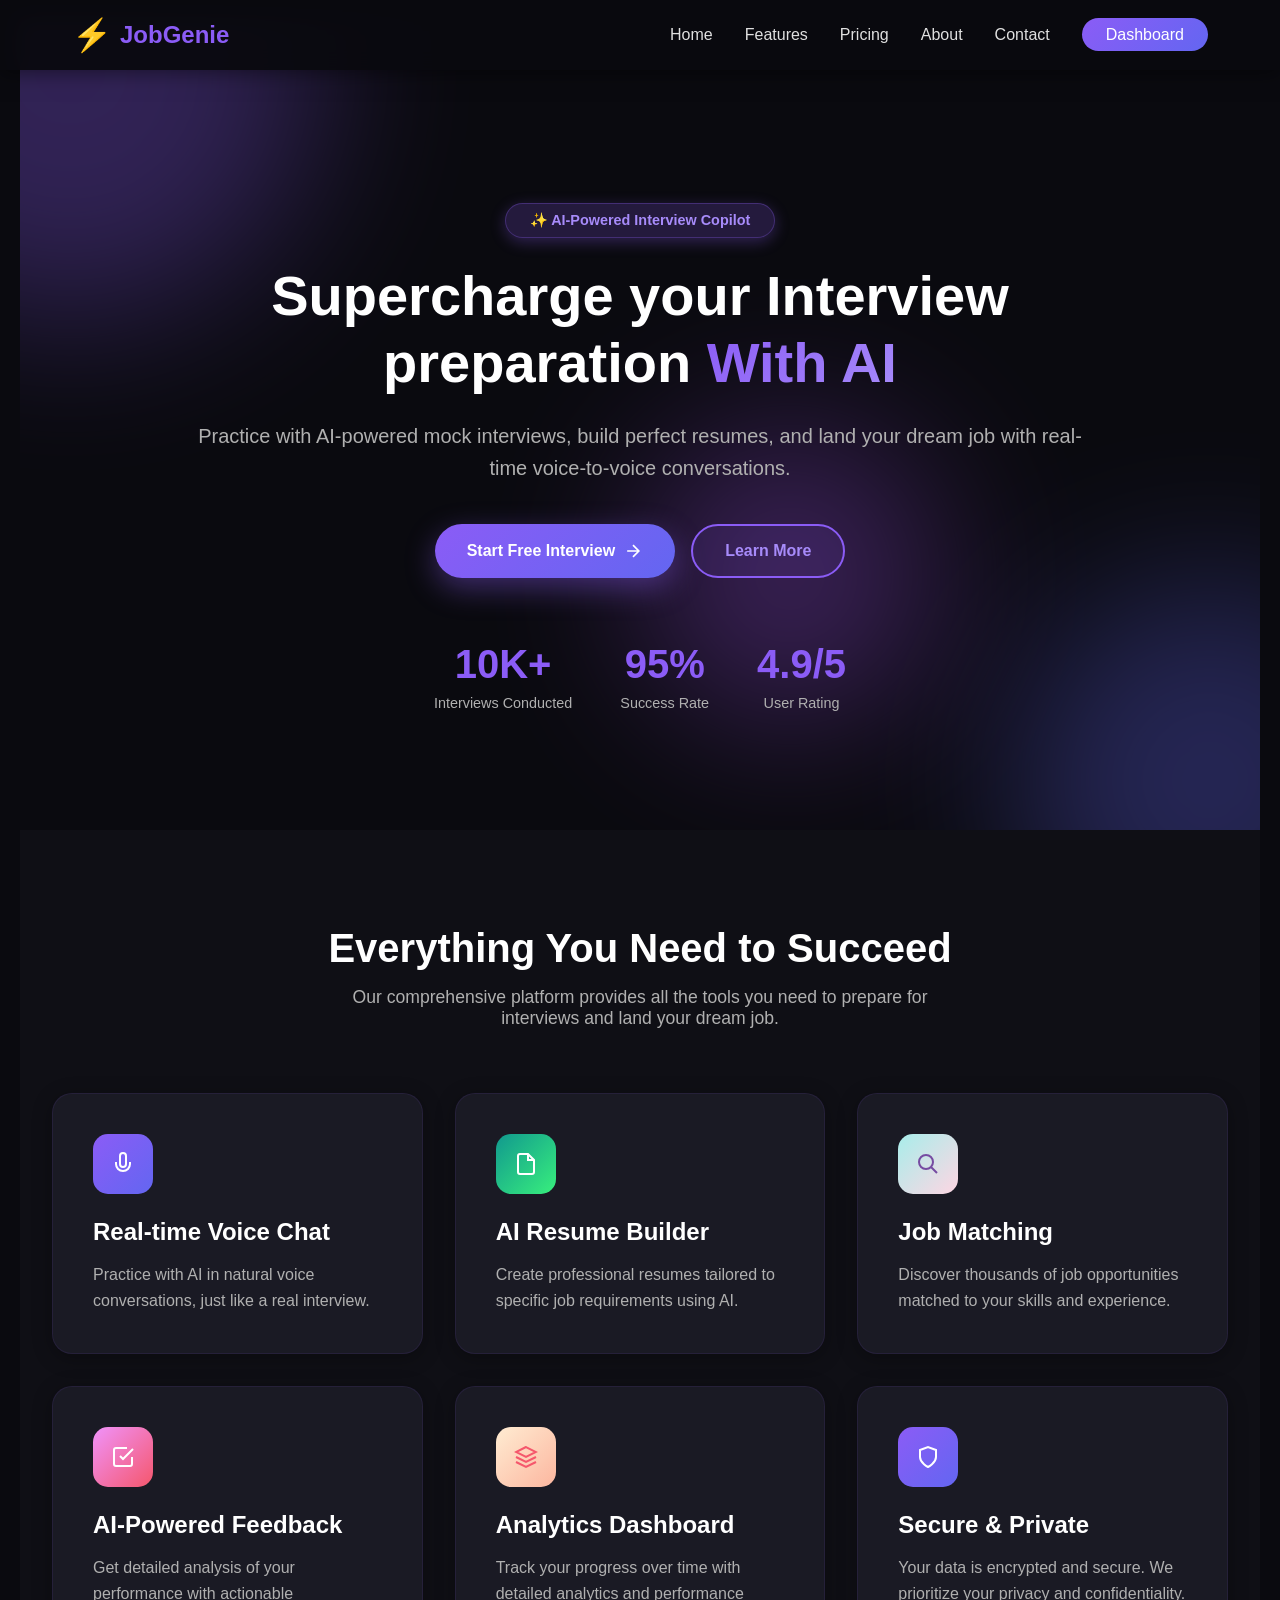
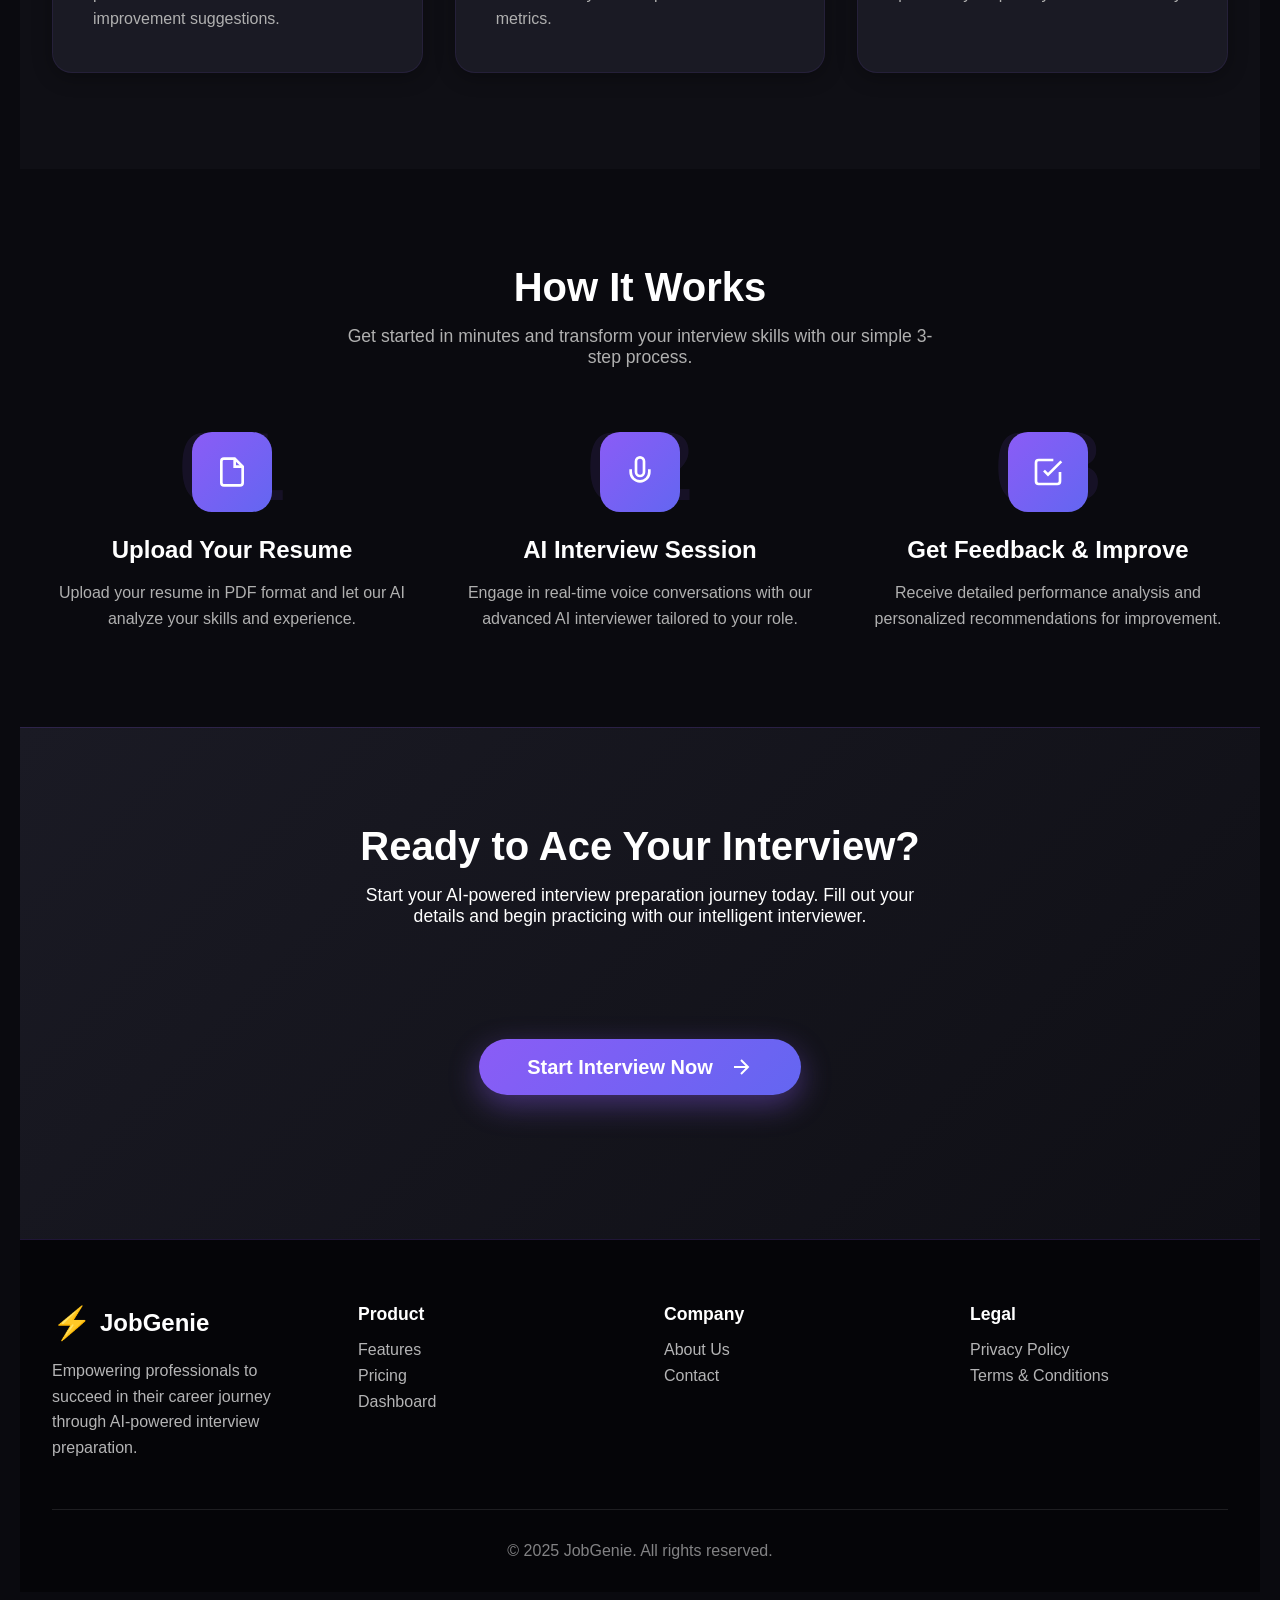
<file: static/index.html>
<!DOCTYPE html>
<html lang="en">
<head>
    <meta charset="UTF-8">
    <meta name="viewport" content="width=device-width, initial-scale=1.0">
    <title>JobGenie - AI-Powered Interview Preparation Platform</title>
    <link rel="stylesheet" href="/static/style.css">
    <link rel="stylesheet" href="/static/landing.css">
</head>
<body>
    <!-- Navigation -->
    <nav class="navbar">
        <div class="nav-container">
            <div class="nav-logo">
                <span class="logo-icon">⚡</span>
                <span class="logo-text">JobGenie</span>
            </div>
            <ul class="nav-menu">
                <li><a href="/">Home</a></li>
                <li><a href="/features">Features</a></li>
                <li><a href="/pricing">Pricing</a></li>
                <li><a href="/about">About</a></li>
                <li><a href="/contact">Contact</a></li>
                <li><a href="/dashboard" class="nav-cta">Dashboard</a></li>
            </ul>
            <div class="nav-toggle" id="navToggle">
                <span></span>
                <span></span>
                <span></span>
            </div>
        </div>
    </nav>

    <!-- Hero Section -->
    <section class="hero-section">
        <div class="hero-background">
            <div class="gradient-blob blob-1"></div>
            <div class="gradient-blob blob-2"></div>
            <div class="gradient-blob blob-3"></div>
        </div>
        <div class="hero-content">
            <div class="hero-badge">
                <span>✨ AI-Powered Interview Copilot</span>
            </div>
            <h1 class="hero-title">
                Supercharge your Interview preparation
                <span class="gradient-text">With AI</span>
            </h1>
            <p class="hero-description">
                Practice with AI-powered mock interviews, build perfect resumes, and land your dream job with real-time voice-to-voice conversations.
            </p>
            <div class="hero-actions">
                <a href="/candidate-details" class="btn btn-primary">
                    Start Free Interview
                    <svg width="20" height="20" viewBox="0 0 24 24" fill="none" stroke="currentColor" stroke-width="2">
                        <path d="M5 12h14M12 5l7 7-7 7"/>
                    </svg>
                </a>
                <a href="/features" class="btn btn-secondary">Learn More</a>
            </div>
            <div class="hero-stats">
                <div class="stat-item">
                    <div class="stat-value">10K+</div>
                    <div class="stat-label">Interviews Conducted</div>
                </div>
                <div class="stat-item">
                    <div class="stat-value">95%</div>
                    <div class="stat-label">Success Rate</div>
                </div>
                <div class="stat-item">
                    <div class="stat-value">4.9/5</div>
                    <div class="stat-label">User Rating</div>
                </div>
            </div>
        </div>
    </section>

    <!-- Features Section -->
    <section class="features-section" id="features">
        <div class="container">
            <div class="section-header">
                <h2 class="section-title">Everything You Need to Succeed</h2>
                <p class="section-description">
                    Our comprehensive platform provides all the tools you need to prepare for interviews and land your dream job.
                </p>
            </div>
            <div class="features-grid">
                <div class="feature-card">
                    <div class="feature-icon blue">
                        <svg width="24" height="24" viewBox="0 0 24 24" fill="none" stroke="currentColor" stroke-width="2">
                            <path d="M12 1a3 3 0 0 0-3 3v8a3 3 0 0 0 6 0V4a3 3 0 0 0-3-3z"></path>
                            <path d="M19 10v2a7 7 0 0 1-14 0v-2"></path>
                        </svg>
                    </div>
                    <h3>Real-time Voice Chat</h3>
                    <p>Practice with AI in natural voice conversations, just like a real interview.</p>
                </div>
                <div class="feature-card">
                    <div class="feature-icon green">
                        <svg width="24" height="24" viewBox="0 0 24 24" fill="none" stroke="currentColor" stroke-width="2">
                            <path d="M14 2H6a2 2 0 0 0-2 2v16a2 2 0 0 0 2 2h12a2 2 0 0 0 2-2V8z"></path>
                            <polyline points="14 2 14 8 20 8"></polyline>
                        </svg>
                    </div>
                    <h3>AI Resume Builder</h3>
                    <p>Create professional resumes tailored to specific job requirements using AI.</p>
                </div>
                <div class="feature-card">
                    <div class="feature-icon purple">
                        <svg width="24" height="24" viewBox="0 0 24 24" fill="none" stroke="currentColor" stroke-width="2">
                            <path d="M21 21l-6-6m2-5a7 7 0 1 1-14 0 7 7 0 0 1 14 0z"></path>
                        </svg>
                    </div>
                    <h3>Job Matching</h3>
                    <p>Discover thousands of job opportunities matched to your skills and experience.</p>
                </div>
                <div class="feature-card">
                    <div class="feature-icon orange">
                        <svg width="24" height="24" viewBox="0 0 24 24" fill="none" stroke="currentColor" stroke-width="2">
                            <path d="M9 11l3 3L22 4"></path>
                            <path d="M21 12v7a2 2 0 0 1-2 2H5a2 2 0 0 1-2-2V5a2 2 0 0 1 2-2h11"></path>
                        </svg>
                    </div>
                    <h3>AI-Powered Feedback</h3>
                    <p>Get detailed analysis of your performance with actionable improvement suggestions.</p>
                </div>
                <div class="feature-card">
                    <div class="feature-icon pink">
                        <svg width="24" height="24" viewBox="0 0 24 24" fill="none" stroke="currentColor" stroke-width="2">
                            <path d="M12 2L2 7l10 5 10-5-10-5z"></path>
                            <path d="M2 17l10 5 10-5"></path>
                            <path d="M2 12l10 5 10-5"></path>
                        </svg>
                    </div>
                    <h3>Analytics Dashboard</h3>
                    <p>Track your progress over time with detailed analytics and performance metrics.</p>
                </div>
                <div class="feature-card">
                    <div class="feature-icon indigo">
                        <svg width="24" height="24" viewBox="0 0 24 24" fill="none" stroke="currentColor" stroke-width="2">
                            <path d="M12 22s8-4 8-10V5l-8-3-8 3v7c0 6 8 10 8 10z"></path>
                        </svg>
                    </div>
                    <h3>Secure & Private</h3>
                    <p>Your data is encrypted and secure. We prioritize your privacy and confidentiality.</p>
                </div>
            </div>
        </div>
    </section>

    <!-- How It Works Section -->
    <section class="how-it-works-section">
        <div class="container">
            <div class="section-header">
                <h2 class="section-title">How It Works</h2>
                <p class="section-description">
                    Get started in minutes and transform your interview skills with our simple 3-step process.
                </p>
            </div>
            <div class="steps-container">
                <div class="step-item">
                    <div class="step-number">01</div>
                    <div class="step-icon">
                        <svg width="32" height="32" viewBox="0 0 24 24" fill="none" stroke="currentColor" stroke-width="2">
                            <path d="M14 2H6a2 2 0 0 0-2 2v16a2 2 0 0 0 2 2h12a2 2 0 0 0 2-2V8z"></path>
                            <polyline points="14 2 14 8 20 8"></polyline>
                        </svg>
                    </div>
                    <h3>Upload Your Resume</h3>
                    <p>Upload your resume in PDF format and let our AI analyze your skills and experience.</p>
                </div>
                <div class="step-item">
                    <div class="step-number">02</div>
                    <div class="step-icon">
                        <svg width="32" height="32" viewBox="0 0 24 24" fill="none" stroke="currentColor" stroke-width="2">
                            <path d="M12 1a3 3 0 0 0-3 3v8a3 3 0 0 0 6 0V4a3 3 0 0 0-3-3z"></path>
                            <path d="M19 10v2a7 7 0 0 1-14 0v-2"></path>
                        </svg>
                    </div>
                    <h3>AI Interview Session</h3>
                    <p>Engage in real-time voice conversations with our advanced AI interviewer tailored to your role.</p>
                </div>
                <div class="step-item">
                    <div class="step-number">03</div>
                    <div class="step-icon">
                        <svg width="32" height="32" viewBox="0 0 24 24" fill="none" stroke="currentColor" stroke-width="2">
                            <path d="M9 11l3 3L22 4"></path>
                            <path d="M21 12v7a2 2 0 0 1-2 2H5a2 2 0 0 1-2-2V5a2 2 0 0 1 2-2h11"></path>
                        </svg>
                    </div>
                    <h3>Get Feedback & Improve</h3>
                    <p>Receive detailed performance analysis and personalized recommendations for improvement.</p>
                </div>
            </div>
        </div>
    </section>

    <!-- CTA Section -->
    <section class="interview-section" id="interview">
        <div class="container">
            <div class="section-header">
                <h2 class="section-title">Ready to Ace Your Interview?</h2>
                <p class="section-description">
                    Start your AI-powered interview preparation journey today. Fill out your details and begin practicing with our intelligent interviewer.
                </p>
            </div>
            <div class="interview-container" style="display: flex; justify-content: center; align-items: center; padding: 3rem 0;">
                <a href="/candidate-details" class="btn btn-primary" style="font-size: 1.25rem; padding: 1rem 3rem;">
                    Start Interview Now
                    <svg width="24" height="24" viewBox="0 0 24 24" fill="none" stroke="currentColor" stroke-width="2" style="margin-left: 0.5rem;">
                        <path d="M5 12h14M12 5l7 7-7 7"/>
                    </svg>
                </a>
            </div>
        </div>
    </section>

    <!-- Footer -->
    <footer class="footer">
        <div class="container">
            <div class="footer-content">
                <div class="footer-section">
                    <div class="footer-logo">
                        <span class="logo-icon">⚡</span>
                        <span class="logo-text">JobGenie</span>
                    </div>
                    <p>Empowering professionals to succeed in their career journey through AI-powered interview preparation.</p>
                </div>
                <div class="footer-section">
                    <h4>Product</h4>
                    <ul>
                        <li><a href="/features">Features</a></li>
                        <li><a href="/pricing">Pricing</a></li>
                        <li><a href="/dashboard">Dashboard</a></li>
                    </ul>
                </div>
                <div class="footer-section">
                    <h4>Company</h4>
                    <ul>
                        <li><a href="/about">About Us</a></li>
                        <li><a href="/contact">Contact</a></li>
                    </ul>
                </div>
                <div class="footer-section">
                    <h4>Legal</h4>
                    <ul>
                        <li><a href="/privacy">Privacy Policy</a></li>
                        <li><a href="/terms">Terms & Conditions</a></li>
                    </ul>
                </div>
            </div>
            <div class="footer-bottom">
                <p>&copy; 2025 JobGenie. All rights reserved.</p>
            </div>
        </div>
    </footer>

    <script src="/static/script.js"></script>
    <script src="/static/landing.js"></script>
</body>
</html>
</file>
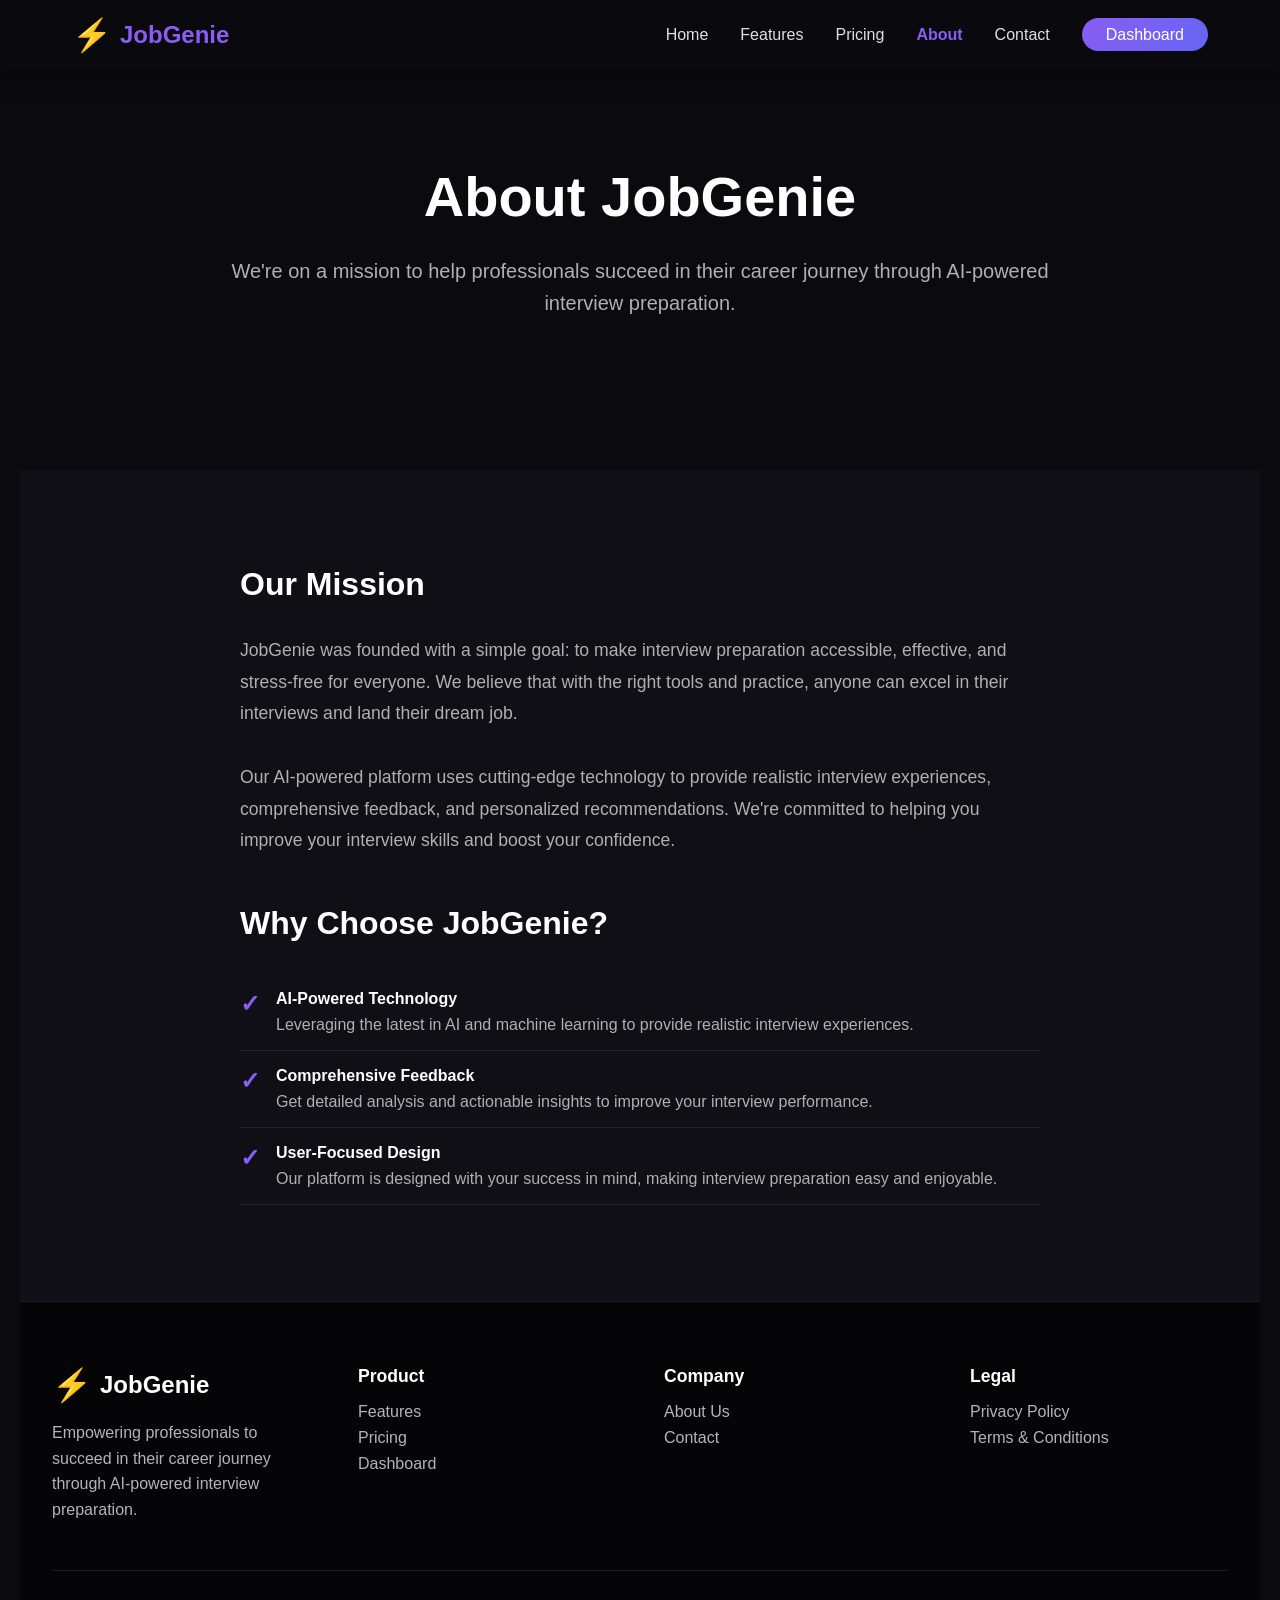
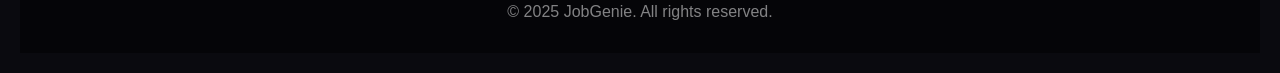
<file: static/about.html>
<!DOCTYPE html>
<html lang="en">
<head>
    <meta charset="UTF-8">
    <meta name="viewport" content="width=device-width, initial-scale=1.0">
    <title>About Us - JobGenie</title>
    <link rel="stylesheet" href="/static/style.css">
    <link rel="stylesheet" href="/static/landing.css">
</head>
<body>
    <!-- Navigation -->
    <nav class="navbar">
        <div class="nav-container">
            <div class="nav-logo">
                <span class="logo-icon">⚡</span>
                <a href="/" style="text-decoration: none; color: inherit;"><span class="logo-text">JobGenie</span></a>
            </div>
            <ul class="nav-menu">
                <li><a href="/">Home</a></li>
                <li><a href="/features">Features</a></li>
                <li><a href="/pricing">Pricing</a></li>
                <li><a href="/about" class="active">About</a></li>
                <li><a href="/contact">Contact</a></li>
                <li><a href="/dashboard" class="nav-cta">Dashboard</a></li>
            </ul>
            <div class="nav-toggle" id="navToggle">
                <span></span>
                <span></span>
                <span></span>
            </div>
        </div>
    </nav>

    <!-- About Hero -->
    <section class="hero-section" style="min-height: 50vh; padding-top: 6rem;">
        <div class="hero-content">
            <h1 class="hero-title">About JobGenie</h1>
            <p class="hero-description">
                We're on a mission to help professionals succeed in their career journey through AI-powered interview preparation.
            </p>
        </div>
    </section>

    <!-- About Content -->
    <section class="features-section">
        <div class="container">
            <div style="max-width: 800px; margin: 0 auto;">
                <h2 style="font-size: 2rem; margin-bottom: 2rem; color: #ffffff;">Our Mission</h2>
                <p style="font-size: 1.1rem; line-height: 1.8; color: #b0b0b0; margin-bottom: 2rem;">
                    JobGenie was founded with a simple goal: to make interview preparation accessible, effective, and stress-free for everyone. 
                    We believe that with the right tools and practice, anyone can excel in their interviews and land their dream job.
                </p>
                <p style="font-size: 1.1rem; line-height: 1.8; color: #b0b0b0; margin-bottom: 2rem;">
                    Our AI-powered platform uses cutting-edge technology to provide realistic interview experiences, comprehensive feedback, 
                    and personalized recommendations. We're committed to helping you improve your interview skills and boost your confidence.
                </p>
                
                <h2 style="font-size: 2rem; margin: 3rem 0 2rem; color: #ffffff;">Why Choose JobGenie?</h2>
                <ul style="list-style: none; padding: 0;">
                    <li style="padding: 1rem 0; border-bottom: 1px solid rgba(139, 92, 246, 0.2); display: flex; align-items: start; gap: 1rem;">
                        <span style="color: #8b5cf6; font-size: 1.5rem; font-weight: bold;">✓</span>
                        <div>
                            <strong style="color: #ffffff;">AI-Powered Technology</strong>
                            <p style="color: #b0b0b0; margin: 0.5rem 0 0;">Leveraging the latest in AI and machine learning to provide realistic interview experiences.</p>
                        </div>
                    </li>
                    <li style="padding: 1rem 0; border-bottom: 1px solid rgba(139, 92, 246, 0.2); display: flex; align-items: start; gap: 1rem;">
                        <span style="color: #8b5cf6; font-size: 1.5rem; font-weight: bold;">✓</span>
                        <div>
                            <strong style="color: #ffffff;">Comprehensive Feedback</strong>
                            <p style="color: #b0b0b0; margin: 0.5rem 0 0;">Get detailed analysis and actionable insights to improve your interview performance.</p>
                        </div>
                    </li>
                    <li style="padding: 1rem 0; border-bottom: 1px solid rgba(139, 92, 246, 0.2); display: flex; align-items: start; gap: 1rem;">
                        <span style="color: #8b5cf6; font-size: 1.5rem; font-weight: bold;">✓</span>
                        <div>
                            <strong style="color: #ffffff;">User-Focused Design</strong>
                            <p style="color: #b0b0b0; margin: 0.5rem 0 0;">Our platform is designed with your success in mind, making interview preparation easy and enjoyable.</p>
                        </div>
                    </li>
                </ul>
            </div>
        </div>
    </section>

    <!-- Footer -->
    <footer class="footer">
        <div class="container">
            <div class="footer-content">
                <div class="footer-section">
                    <div class="footer-logo">
                        <span class="logo-icon">⚡</span>
                        <span class="logo-text">JobGenie</span>
                    </div>
                    <p>Empowering professionals to succeed in their career journey through AI-powered interview preparation.</p>
                </div>
                <div class="footer-section">
                    <h4>Product</h4>
                    <ul>
                        <li><a href="/features">Features</a></li>
                        <li><a href="/pricing">Pricing</a></li>
                        <li><a href="/dashboard">Dashboard</a></li>
                    </ul>
                </div>
                <div class="footer-section">
                    <h4>Company</h4>
                    <ul>
                        <li><a href="/about">About Us</a></li>
                        <li><a href="/contact">Contact</a></li>
                    </ul>
                </div>
                <div class="footer-section">
                    <h4>Legal</h4>
                    <ul>
                        <li><a href="/privacy">Privacy Policy</a></li>
                        <li><a href="/terms">Terms & Conditions</a></li>
                    </ul>
                </div>
            </div>
            <div class="footer-bottom">
                <p>&copy; 2025 JobGenie. All rights reserved.</p>
            </div>
        </div>
    </footer>

    <script src="/static/landing.js"></script>
</body>
</html>
</file>
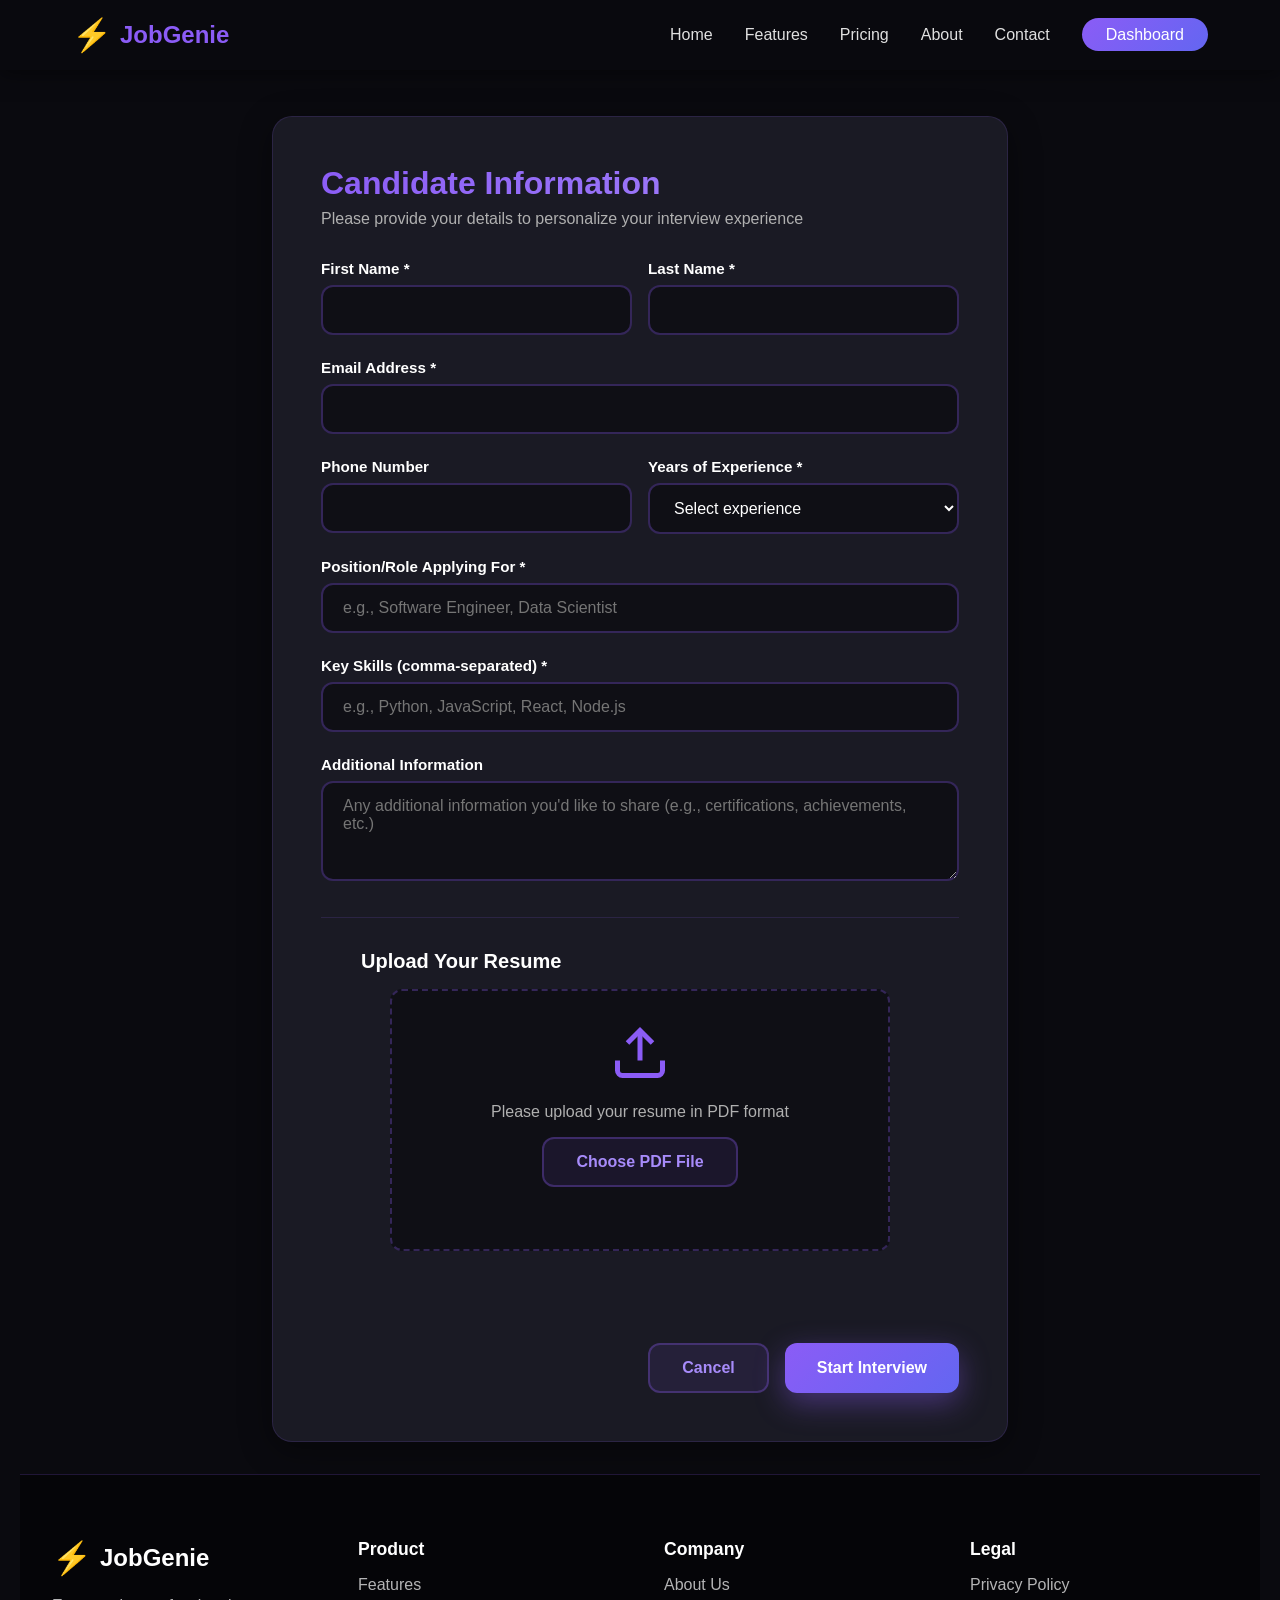
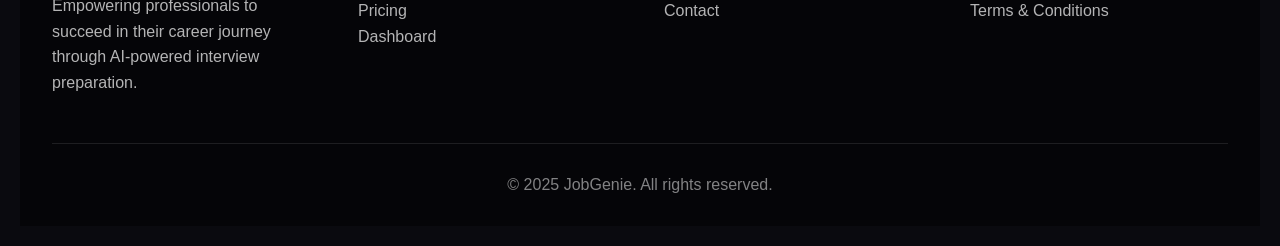
<file: static/candidate-details.html>
<!DOCTYPE html>
<html lang="en">
<head>
    <meta charset="UTF-8">
    <meta name="viewport" content="width=device-width, initial-scale=1.0">
    <title>Candidate Details - JobGenie</title>
    <link rel="stylesheet" href="/static/style.css">
    <link rel="stylesheet" href="/static/landing.css">
    <style>
        body {
            background: #0a0a0f;
            min-height: 100vh;
        }
        .candidate-details-container {
            max-width: 800px;
            margin: 0 auto;
            padding: 2rem;
            padding-top: 6rem;
            min-height: calc(100vh - 80px);
        }
        .form-card {
            background: #1a1a24;
            padding: 3rem;
            border-radius: 20px;
            box-shadow: 0 8px 32px rgba(0, 0, 0, 0.4);
            border: 1px solid rgba(139, 92, 246, 0.15);
        }
        .form-title {
            font-size: 2rem;
            font-weight: 800;
            color: #ffffff;
            margin-bottom: 0.5rem;
            background: linear-gradient(135deg, #8b5cf6 0%, #a78bfa 100%);
            -webkit-background-clip: text;
            -webkit-text-fill-color: transparent;
            background-clip: text;
        }
        .form-subtitle {
            color: #b0b0b0;
            font-size: 1rem;
            margin-bottom: 2rem;
        }
        .form-group {
            margin-bottom: 1.5rem;
        }
        .form-label {
            display: block;
            color: #ffffff;
            font-weight: 600;
            margin-bottom: 0.5rem;
            font-size: 0.95rem;
        }
        .form-input,
        .form-select,
        .form-textarea {
            width: 100%;
            padding: 0.875rem 1.25rem;
            background: #0f0f15;
            border: 2px solid rgba(139, 92, 246, 0.3);
            border-radius: 12px;
            color: #ffffff;
            font-size: 1rem;
            transition: all 0.3s ease;
            font-family: inherit;
        }
        .form-input:focus,
        .form-select:focus,
        .form-textarea:focus {
            outline: none;
            border-color: #8b5cf6;
            box-shadow: 0 0 0 3px rgba(139, 92, 246, 0.1);
        }
        .form-textarea {
            resize: vertical;
            min-height: 100px;
        }
        .form-row {
            display: grid;
            grid-template-columns: 1fr 1fr;
            gap: 1rem;
        }
        .form-actions {
            display: flex;
            gap: 1rem;
            margin-top: 2rem;
            justify-content: flex-end;
        }
        .btn {
            padding: 0.875rem 2rem;
            border-radius: 12px;
            font-weight: 600;
            font-size: 1rem;
            cursor: pointer;
            transition: all 0.3s ease;
            border: none;
        }
        .btn-primary {
            background: linear-gradient(135deg, #8b5cf6 0%, #6366f1 100%);
            color: white;
        }
        .btn-primary:hover {
            transform: translateY(-2px);
            box-shadow: 0 6px 20px rgba(139, 92, 246, 0.4);
        }
        .btn-secondary {
            background: rgba(139, 92, 246, 0.1);
            color: #a78bfa;
            border: 2px solid rgba(139, 92, 246, 0.3);
        }
        .btn-secondary:hover {
            background: rgba(139, 92, 246, 0.2);
        }
        .btn:disabled {
            opacity: 0.5;
            cursor: not-allowed;
            transform: none;
        }
        .error-message {
            color: #ef4444;
            font-size: 0.875rem;
            margin-top: 0.5rem;
            display: none;
        }
        .error-message.show {
            display: block;
        }
        .upload-section {
            margin-top: 2rem;
            padding-top: 2rem;
            border-top: 1px solid rgba(139, 92, 246, 0.15);
        }
        .upload-box {
            text-align: center;
            padding: 2rem;
            background: #0f0f15;
            border-radius: 12px;
            border: 2px dashed rgba(139, 92, 246, 0.3);
            transition: all 0.3s ease;
        }
        .upload-box:hover {
            border-color: #8b5cf6;
            background: rgba(139, 92, 246, 0.05);
        }
        .upload-icon {
            width: 60px;
            height: 60px;
            color: #8b5cf6;
            margin-bottom: 1rem;
        }
        .file-name {
            margin-top: 1rem;
            color: #8b5cf6;
            font-weight: 600;
        }
        @media (max-width: 768px) {
            .form-row {
                grid-template-columns: 1fr;
            }
            .form-actions {
                flex-direction: column;
            }
            .btn {
                width: 100%;
            }
        }
    </style>
</head>
<body>
    <!-- Navigation -->
    <nav class="navbar">
        <div class="nav-container">
            <div class="nav-logo">
                <span class="logo-icon">⚡</span>
                <a href="/" style="text-decoration: none; color: inherit;"><span class="logo-text">JobGenie</span></a>
            </div>
            <ul class="nav-menu">
                <li><a href="/">Home</a></li>
                <li><a href="/features">Features</a></li>
                <li><a href="/pricing">Pricing</a></li>
                <li><a href="/about">About</a></li>
                <li><a href="/contact">Contact</a></li>
                <li><a href="/dashboard" class="nav-cta">Dashboard</a></li>
            </ul>
            <div class="nav-toggle" id="navToggle">
                <span></span>
                <span></span>
                <span></span>
            </div>
        </div>
    </nav>

    <!-- Candidate Details Form -->
    <div class="candidate-details-container">
        <div class="form-card">
            <h1 class="form-title">Candidate Information</h1>
            <p class="form-subtitle">Please provide your details to personalize your interview experience</p>
            
            <form id="candidateForm">
                <div class="form-row">
                    <div class="form-group">
                        <label class="form-label" for="firstName">First Name *</label>
                        <input type="text" id="firstName" name="firstName" class="form-input" required>
                        <div class="error-message" id="firstNameError"></div>
                    </div>
                    <div class="form-group">
                        <label class="form-label" for="lastName">Last Name *</label>
                        <input type="text" id="lastName" name="lastName" class="form-input" required>
                        <div class="error-message" id="lastNameError"></div>
                    </div>
                </div>

                <div class="form-group">
                    <label class="form-label" for="email">Email Address *</label>
                    <input type="email" id="email" name="email" class="form-input" required>
                    <div class="error-message" id="emailError"></div>
                </div>

                <div class="form-row">
                    <div class="form-group">
                        <label class="form-label" for="phone">Phone Number</label>
                        <input type="tel" id="phone" name="phone" class="form-input">
                    </div>
                    <div class="form-group">
                        <label class="form-label" for="experience">Years of Experience *</label>
                        <select id="experience" name="experience" class="form-select" required>
                            <option value="">Select experience</option>
                            <option value="0-1">0-1 years</option>
                            <option value="2-3">2-3 years</option>
                            <option value="4-5">4-5 years</option>
                            <option value="6-10">6-10 years</option>
                            <option value="10+">10+ years</option>
                        </select>
                        <div class="error-message" id="experienceError"></div>
                    </div>
                </div>

                <div class="form-group">
                    <label class="form-label" for="position">Position/Role Applying For *</label>
                    <input type="text" id="position" name="position" class="form-input" placeholder="e.g., Software Engineer, Data Scientist" required>
                    <div class="error-message" id="positionError"></div>
                </div>

                <div class="form-group">
                    <label class="form-label" for="skills">Key Skills (comma-separated) *</label>
                    <input type="text" id="skills" name="skills" class="form-input" placeholder="e.g., Python, JavaScript, React, Node.js" required>
                    <div class="error-message" id="skillsError"></div>
                </div>

                <div class="form-group">
                    <label class="form-label" for="additionalInfo">Additional Information</label>
                    <textarea id="additionalInfo" name="additionalInfo" class="form-textarea" placeholder="Any additional information you'd like to share (e.g., certifications, achievements, etc.)"></textarea>
                </div>

                <div class="upload-section">
                    <h3 style="color: #ffffff; margin-bottom: 1rem; font-size: 1.25rem;">Upload Your Resume</h3>
                    <div class="upload-box">
                        <svg class="upload-icon" xmlns="http://www.w3.org/2000/svg" viewBox="0 0 24 24" fill="none" stroke="currentColor" stroke-width="2">
                            <path d="M21 15v4a2 2 0 0 1-2 2H5a2 2 0 0 1-2-2v-4"></path>
                            <polyline points="17 8 12 3 7 8"></polyline>
                            <line x1="12" y1="3" x2="12" y2="15"></line>
                        </svg>
                        <p style="color: #b0b0b0; margin-bottom: 1rem;">Please upload your resume in PDF format</p>
                        <input type="file" id="resumeInput" accept=".pdf" hidden>
                        <button type="button" class="btn btn-secondary" onclick="document.getElementById('resumeInput').click()">
                            Choose PDF File
                        </button>
                        <p id="fileName" class="file-name"></p>
                        <div class="error-message" id="resumeError"></div>
                    </div>
                </div>

                <div class="form-actions">
                    <button type="button" class="btn btn-secondary" onclick="window.location.href='/dashboard'">Cancel</button>
                    <button type="submit" class="btn btn-primary" id="submitBtn">
                        Start Interview
                    </button>
                </div>
            </form>
        </div>
    </div>

    <!-- Footer -->
    <footer class="footer">
        <div class="container">
            <div class="footer-content">
                <div class="footer-section">
                    <div class="footer-logo">
                        <span class="logo-icon">⚡</span>
                        <span class="logo-text">JobGenie</span>
                    </div>
                    <p>Empowering professionals to succeed in their career journey through AI-powered interview preparation.</p>
                </div>
                <div class="footer-section">
                    <h4>Product</h4>
                    <ul>
                        <li><a href="/features">Features</a></li>
                        <li><a href="/pricing">Pricing</a></li>
                        <li><a href="/dashboard">Dashboard</a></li>
                    </ul>
                </div>
                <div class="footer-section">
                    <h4>Company</h4>
                    <ul>
                        <li><a href="/about">About Us</a></li>
                        <li><a href="/contact">Contact</a></li>
                    </ul>
                </div>
                <div class="footer-section">
                    <h4>Legal</h4>
                    <ul>
                        <li><a href="/privacy">Privacy Policy</a></li>
                        <li><a href="/terms">Terms & Conditions</a></li>
                    </ul>
                </div>
            </div>
            <div class="footer-bottom">
                <p>&copy; 2025 JobGenie. All rights reserved.</p>
            </div>
        </div>
    </footer>

    <script src="/static/landing.js"></script>
    <script>
        // Initialize session ID if not already set
        if (typeof sessionId === 'undefined') {
            var sessionId = 'session_' + Date.now();
        }

        let selectedFile = null;

        // Handle file selection
        document.getElementById('resumeInput').addEventListener('change', function(e) {
            const file = e.target.files[0];
            if (file) {
                if (file.type !== 'application/pdf') {
                    showError('resumeError', 'Please select a PDF file');
                    return;
                }
                if (file.size > 16 * 1024 * 1024) {
                    showError('resumeError', 'File size must be less than 16MB');
                    return;
                }
                selectedFile = file;
                document.getElementById('fileName').textContent = file.name;
                hideError('resumeError');
            }
        });

        function showError(elementId, message) {
            const errorEl = document.getElementById(elementId);
            errorEl.textContent = message;
            errorEl.classList.add('show');
        }

        function hideError(elementId) {
            const errorEl = document.getElementById(elementId);
            errorEl.classList.remove('show');
        }

        // Handle form submission
        document.getElementById('candidateForm').addEventListener('submit', async function(e) {
            e.preventDefault();
            
            // Validate form
            if (!selectedFile) {
                showError('resumeError', 'Please upload your resume');
                return;
            }

            const submitBtn = document.getElementById('submitBtn');
            submitBtn.disabled = true;
            submitBtn.textContent = 'Processing...';

            try {
                // Collect form data
                const formData = new FormData();
                formData.append('resume', selectedFile);
                formData.append('session_id', sessionId);
                formData.append('firstName', document.getElementById('firstName').value);
                formData.append('lastName', document.getElementById('lastName').value);
                formData.append('email', document.getElementById('email').value);
                formData.append('phone', document.getElementById('phone').value);
                formData.append('experience', document.getElementById('experience').value);
                formData.append('position', document.getElementById('position').value);
                formData.append('skills', document.getElementById('skills').value);
                formData.append('additionalInfo', document.getElementById('additionalInfo').value);

                // Upload resume and candidate details
                const response = await fetch('/upload', {
                    method: 'POST',
                    body: formData
                });

                const data = await response.json();

                if (data.success) {
                    // Store session ID in localStorage for interview page
                    localStorage.setItem('interviewSessionId', sessionId);
                    localStorage.setItem('candidateDetails', JSON.stringify({
                        firstName: document.getElementById('firstName').value,
                        lastName: document.getElementById('lastName').value,
                        email: document.getElementById('email').value,
                        position: document.getElementById('position').value
                    }));
                    
                    // Redirect to interview page
                    window.location.href = '/interview';
                } else {
                    showError('resumeError', data.error || 'Failed to process. Please try again.');
                    submitBtn.disabled = false;
                    submitBtn.textContent = 'Start Interview';
                }
            } catch (error) {
                console.error('Error:', error);
                showError('resumeError', 'An error occurred. Please try again.');
                submitBtn.disabled = false;
                submitBtn.textContent = 'Start Interview';
            }
        });
    </script>
</body>
</html>
</file>
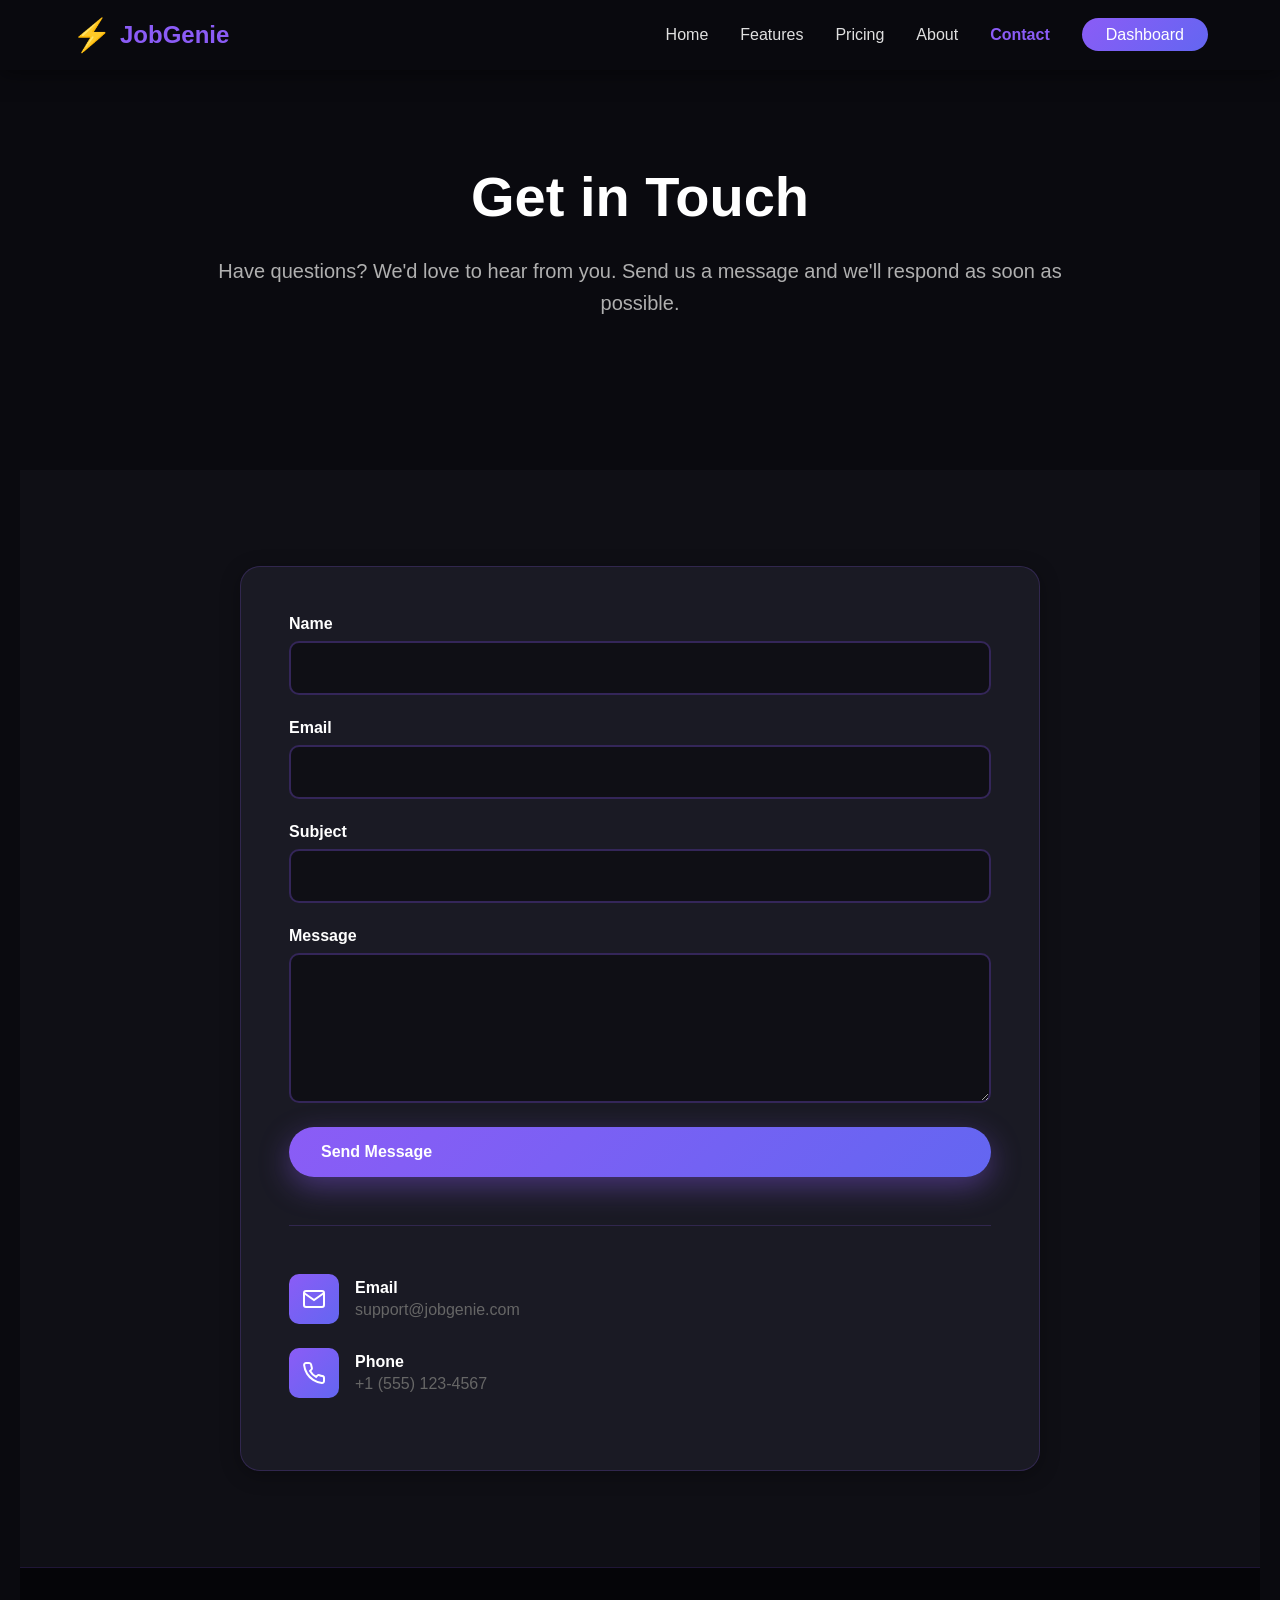
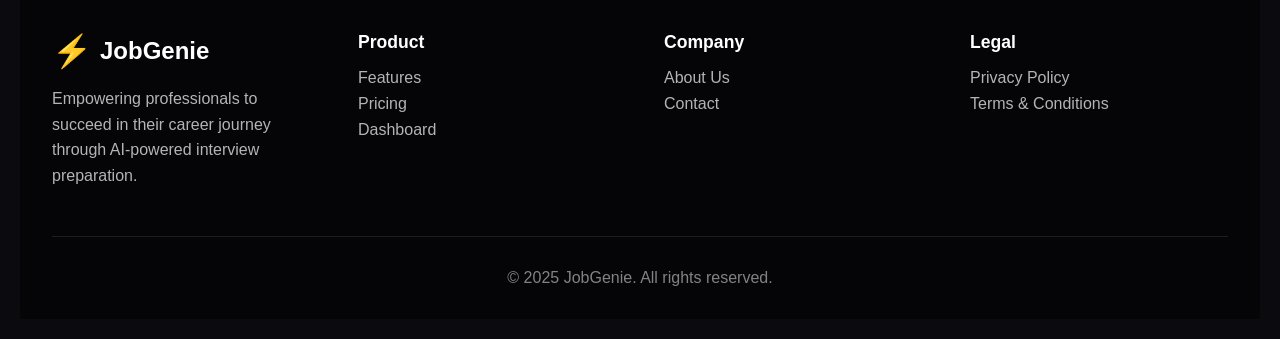
<file: static/contact.html>
<!DOCTYPE html>
<html lang="en">
<head>
    <meta charset="UTF-8">
    <meta name="viewport" content="width=device-width, initial-scale=1.0">
    <title>Contact Us - JobGenie</title>
    <link rel="stylesheet" href="/static/style.css">
    <link rel="stylesheet" href="/static/landing.css">
    <style>
        .contact-section {
            padding: 6rem 2rem;
            background: #0f0f15;
        }
        .contact-container {
            max-width: 800px;
            margin: 0 auto;
            background: #1a1a24;
            padding: 3rem;
            border-radius: 20px;
            box-shadow: 0 4px 20px rgba(0, 0, 0, 0.3);
            border: 1px solid rgba(139, 92, 246, 0.2);
        }
        .contact-form {
            display: flex;
            flex-direction: column;
            gap: 1.5rem;
        }
        .form-group {
            display: flex;
            flex-direction: column;
        }
        .form-group label {
            margin-bottom: 0.5rem;
            color: #ffffff;
            font-weight: 600;
        }
        .form-group input,
        .form-group textarea {
            padding: 1rem;
            border: 2px solid rgba(139, 92, 246, 0.3);
            border-radius: 10px;
            font-size: 1rem;
            transition: border-color 0.3s;
            background: #0f0f15;
            color: #ffffff;
        }
        .form-group input:focus,
        .form-group textarea:focus {
            outline: none;
            border-color: #8b5cf6;
        }
        .form-group input::placeholder,
        .form-group textarea::placeholder {
            color: #666;
        }
        .form-group textarea {
            min-height: 150px;
            resize: vertical;
        }
        .contact-info {
            margin-top: 3rem;
            padding-top: 3rem;
            border-top: 1px solid rgba(139, 92, 246, 0.2);
        }
        .info-item {
            display: flex;
            align-items: center;
            gap: 1rem;
            margin-bottom: 1.5rem;
        }
        .info-icon {
            width: 50px;
            height: 50px;
            background: linear-gradient(135deg, #8b5cf6 0%, #6366f1 100%);
            border-radius: 10px;
            display: flex;
            align-items: center;
            justify-content: center;
            color: white;
        }
        .info-item strong {
            color: #ffffff;
        }
        .info-item p {
            color: #b0b0b0;
        }
    </style>
</head>
<body>
    <!-- Navigation -->
    <nav class="navbar">
        <div class="nav-container">
            <div class="nav-logo">
                <span class="logo-icon">⚡</span>
                <a href="/" style="text-decoration: none; color: inherit;"><span class="logo-text">JobGenie</span></a>
            </div>
            <ul class="nav-menu">
                <li><a href="/">Home</a></li>
                <li><a href="/features">Features</a></li>
                <li><a href="/pricing">Pricing</a></li>
                <li><a href="/about">About</a></li>
                <li><a href="/contact" class="active">Contact</a></li>
                <li><a href="/dashboard" class="nav-cta">Dashboard</a></li>
            </ul>
            <div class="nav-toggle" id="navToggle">
                <span></span>
                <span></span>
                <span></span>
            </div>
        </div>
    </nav>

    <!-- Contact Hero -->
    <section class="hero-section" style="min-height: 50vh; padding-top: 6rem;">
        <div class="hero-content">
            <h1 class="hero-title">Get in Touch</h1>
            <p class="hero-description">
                Have questions? We'd love to hear from you. Send us a message and we'll respond as soon as possible.
            </p>
        </div>
    </section>

    <!-- Contact Form -->
    <section class="contact-section">
        <div class="container">
            <div class="contact-container">
                <form class="contact-form" id="contactForm">
                    <div class="form-group">
                        <label for="name">Name</label>
                        <input type="text" id="name" name="name" required>
                    </div>
                    <div class="form-group">
                        <label for="email">Email</label>
                        <input type="email" id="email" name="email" required>
                    </div>
                    <div class="form-group">
                        <label for="subject">Subject</label>
                        <input type="text" id="subject" name="subject" required>
                    </div>
                    <div class="form-group">
                        <label for="message">Message</label>
                        <textarea id="message" name="message" required></textarea>
                    </div>
                    <button type="submit" class="btn btn-primary">Send Message</button>
                </form>

                <div class="contact-info">
                    <div class="info-item">
                        <div class="info-icon">
                            <svg width="24" height="24" viewBox="0 0 24 24" fill="none" stroke="currentColor" stroke-width="2">
                                <path d="M4 4h16c1.1 0 2 .9 2 2v12c0 1.1-.9 2-2 2H4c-1.1 0-2-.9-2-2V6c0-1.1.9-2 2-2z"></path>
                                <polyline points="22,6 12,13 2,6"></polyline>
                            </svg>
                        </div>
                        <div>
                            <strong>Email</strong>
                            <p style="margin: 0.25rem 0 0; color: #666;">support@jobgenie.com</p>
                        </div>
                    </div>
                    <div class="info-item">
                        <div class="info-icon">
                            <svg width="24" height="24" viewBox="0 0 24 24" fill="none" stroke="currentColor" stroke-width="2">
                                <path d="M22 16.92v3a2 2 0 0 1-2.18 2 19.79 19.79 0 0 1-8.63-3.07 19.5 19.5 0 0 1-6-6 19.79 19.79 0 0 1-3.07-8.67A2 2 0 0 1 4.11 2h3a2 2 0 0 1 2 1.72 12.84 12.84 0 0 0 .7 2.81 2 2 0 0 1-.45 2.11L8.09 9.91a16 16 0 0 0 6 6l1.27-1.27a2 2 0 0 1 2.11-.45 12.84 12.84 0 0 0 2.81.7A2 2 0 0 1 22 16.92z"></path>
                            </svg>
                        </div>
                        <div>
                            <strong>Phone</strong>
                            <p style="margin: 0.25rem 0 0; color: #666;">+1 (555) 123-4567</p>
                        </div>
                    </div>
                </div>
            </div>
        </div>
    </section>

    <!-- Footer -->
    <footer class="footer">
        <div class="container">
            <div class="footer-content">
                <div class="footer-section">
                    <div class="footer-logo">
                        <span class="logo-icon">⚡</span>
                        <span class="logo-text">JobGenie</span>
                    </div>
                    <p>Empowering professionals to succeed in their career journey through AI-powered interview preparation.</p>
                </div>
                <div class="footer-section">
                    <h4>Product</h4>
                    <ul>
                        <li><a href="/features">Features</a></li>
                        <li><a href="/pricing">Pricing</a></li>
                        <li><a href="/dashboard">Dashboard</a></li>
                    </ul>
                </div>
                <div class="footer-section">
                    <h4>Company</h4>
                    <ul>
                        <li><a href="/about">About Us</a></li>
                        <li><a href="/contact">Contact</a></li>
                    </ul>
                </div>
                <div class="footer-section">
                    <h4>Legal</h4>
                    <ul>
                        <li><a href="/privacy">Privacy Policy</a></li>
                        <li><a href="/terms">Terms & Conditions</a></li>
                    </ul>
                </div>
            </div>
            <div class="footer-bottom">
                <p>&copy; 2025 JobGenie. All rights reserved.</p>
            </div>
        </div>
    </footer>

    <script src="/static/landing.js"></script>
    <script>
        document.getElementById('contactForm').addEventListener('submit', function(e) {
            e.preventDefault();
            alert('Thank you for your message! We will get back to you soon.');
            this.reset();
        });
    </script>
</body>
</html>
</file>
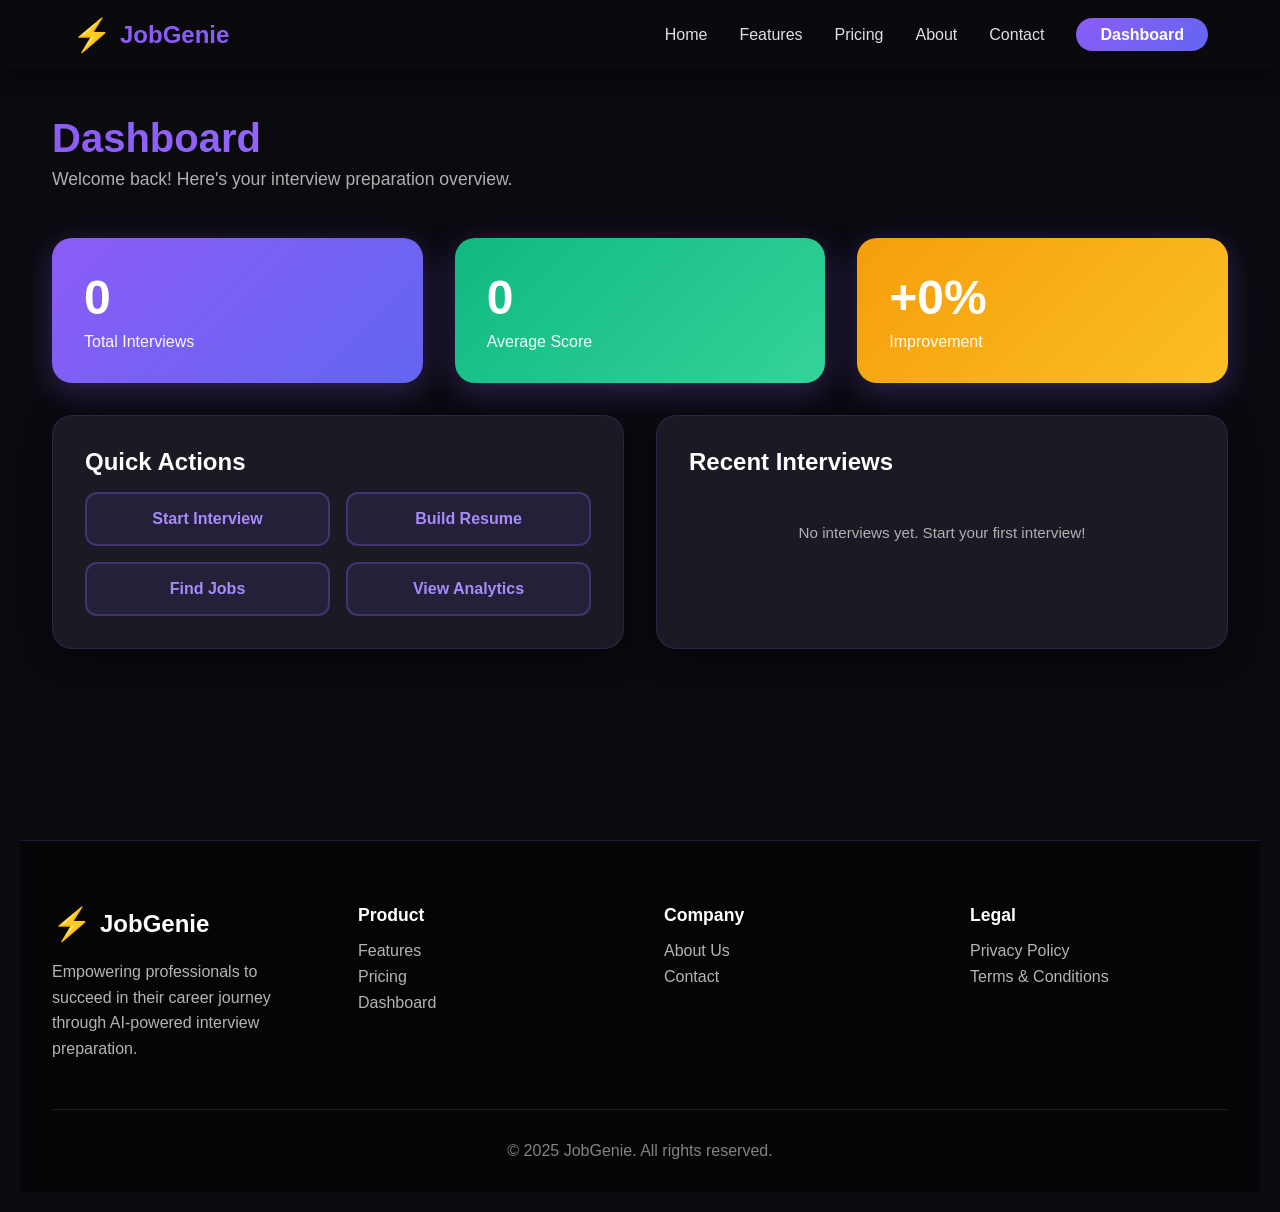
<file: static/dashboard.html>
<!DOCTYPE html>
<html lang="en">
<head>
    <meta charset="UTF-8">
    <meta name="viewport" content="width=device-width, initial-scale=1.0">
    <title>Dashboard - JobGenie</title>
    <link rel="stylesheet" href="/static/style.css">
    <link rel="stylesheet" href="/static/landing.css">
    <style>
        body {
            background: #0a0a0f;
        }
        .dashboard-container {
            max-width: 1400px;
            margin: 0 auto;
            padding: 2rem;
            padding-top: 6rem;
            background: #0a0a0f;
            min-height: calc(100vh - 80px);
        }
        .dashboard-header {
            margin-bottom: 3rem;
        }
        .dashboard-title {
            font-size: 2.5rem;
            font-weight: 800;
            color: #ffffff;
            margin-bottom: 0.5rem;
            background: linear-gradient(135deg, #8b5cf6 0%, #a78bfa 100%);
            -webkit-background-clip: text;
            -webkit-text-fill-color: transparent;
            background-clip: text;
        }
        .dashboard-subtitle {
            color: #b0b0b0;
            font-size: 1.1rem;
        }
        .dashboard-grid {
            display: grid;
            grid-template-columns: repeat(auto-fit, minmax(300px, 1fr));
            gap: 2rem;
            margin-bottom: 2rem;
        }
        .dashboard-card {
            background: #1a1a24;
            padding: 2rem;
            border-radius: 20px;
            box-shadow: 0 8px 32px rgba(0, 0, 0, 0.4);
            border: 1px solid rgba(139, 92, 246, 0.15);
            transition: all 0.3s ease;
        }
        .dashboard-card:hover {
            transform: translateY(-4px);
            box-shadow: 0 12px 40px rgba(139, 92, 246, 0.2);
            border-color: rgba(139, 92, 246, 0.3);
        }
        .dashboard-card h3 {
            font-size: 1.5rem;
            font-weight: 700;
            color: #ffffff;
            margin-bottom: 1rem;
        }
        .stat-card {
            background: linear-gradient(135deg, #8b5cf6 0%, #6366f1 100%);
            color: white;
            border: none;
            box-shadow: 0 8px 32px rgba(139, 92, 246, 0.3);
        }
        .stat-card:hover {
            box-shadow: 0 12px 40px rgba(139, 92, 246, 0.4);
        }
        .stat-value {
            font-size: 3rem;
            font-weight: 800;
            margin-bottom: 0.5rem;
            color: white !important;
        }
        .stat-label {
            font-size: 1rem;
            opacity: 0.95;
            font-weight: 500;
            color: white !important;
        }
        .quick-actions {
            display: grid;
            grid-template-columns: repeat(auto-fit, minmax(200px, 1fr));
            gap: 1rem;
            margin-top: 1rem;
        }
        .action-btn {
            padding: 1rem 1.5rem;
            background: rgba(139, 92, 246, 0.1);
            border: 2px solid rgba(139, 92, 246, 0.3);
            border-radius: 12px;
            text-decoration: none;
            color: #a78bfa;
            text-align: center;
            transition: all 0.3s ease;
            font-weight: 600;
            display: flex;
            align-items: center;
            justify-content: center;
        }
        .action-btn:hover {
            background: linear-gradient(135deg, #8b5cf6 0%, #6366f1 100%);
            color: white;
            border-color: transparent;
            transform: translateY(-2px);
            box-shadow: 0 6px 20px rgba(139, 92, 246, 0.3);
        }
        .interview-history {
            max-height: 400px;
            overflow-y: auto;
        }
        .interview-history::-webkit-scrollbar {
            width: 6px;
        }
        .interview-history::-webkit-scrollbar-track {
            background: #0f0f15;
            border-radius: 10px;
        }
        .interview-history::-webkit-scrollbar-thumb {
            background: #8b5cf6;
            border-radius: 10px;
        }
        .interview-history::-webkit-scrollbar-thumb:hover {
            background: #6366f1;
        }
        .history-item {
            padding: 1.25rem;
            border-bottom: 1px solid rgba(139, 92, 246, 0.15);
            display: flex;
            justify-content: space-between;
            align-items: center;
            transition: background 0.2s ease;
            border-radius: 8px;
            margin-bottom: 0.5rem;
        }
        .history-item:hover {
            background: rgba(139, 92, 246, 0.05);
        }
        .history-item:last-child {
            border-bottom: none;
            margin-bottom: 0;
        }
        .history-date {
            color: #b0b0b0;
            font-size: 0.9rem;
            font-weight: 500;
        }
        .history-score {
            font-weight: 700;
            color: #8b5cf6;
            font-size: 1.1rem;
            padding: 0.5rem 1rem;
            background: rgba(139, 92, 246, 0.1);
            border-radius: 8px;
        }
    </style>
</head>
<body>
    <!-- Navigation -->
    <nav class="navbar">
        <div class="nav-container">
            <div class="nav-logo">
                <span class="logo-icon">⚡</span>
                <a href="/" style="text-decoration: none; color: inherit;"><span class="logo-text">JobGenie</span></a>
            </div>
            <ul class="nav-menu">
                <li><a href="/">Home</a></li>
                <li><a href="/features">Features</a></li>
                <li><a href="/pricing">Pricing</a></li>
                <li><a href="/about">About</a></li>
                <li><a href="/contact">Contact</a></li>
                <li><a href="/dashboard" class="nav-cta active">Dashboard</a></li>
            </ul>
            <div class="nav-toggle" id="navToggle">
                <span></span>
                <span></span>
                <span></span>
            </div>
        </div>
    </nav>

    <!-- Dashboard Content -->
    <div class="dashboard-container">
        <div class="dashboard-header">
            <h1 class="dashboard-title">Dashboard</h1>
            <p class="dashboard-subtitle">Welcome back! Here's your interview preparation overview.</p>
        </div>

        <div class="dashboard-grid">
            <div class="dashboard-card stat-card">
                <div class="stat-value" id="totalInterviews">0</div>
                <div class="stat-label">Total Interviews</div>
            </div>
            <div class="dashboard-card stat-card" style="background: linear-gradient(135deg, #10b981 0%, #34d399 100%);">
                <div class="stat-value" id="avgScore">0</div>
                <div class="stat-label">Average Score</div>
            </div>
            <div class="dashboard-card stat-card" style="background: linear-gradient(135deg, #f59e0b 0%, #fbbf24 100%);">
                <div class="stat-value" id="improvement">+0%</div>
                <div class="stat-label">Improvement</div>
            </div>
        </div>

        <div class="dashboard-grid">
            <div class="dashboard-card">
                <h3>Quick Actions</h3>
                <div class="quick-actions">
                    <a href="/candidate-details" class="action-btn">Start Interview</a>
                    <a href="#resume" class="action-btn">Build Resume</a>
                    <a href="#jobs" class="action-btn">Find Jobs</a>
                    <a href="#analytics" class="action-btn">View Analytics</a>
                </div>
            </div>
            <div class="dashboard-card">
                <h3>Recent Interviews</h3>
                <div class="interview-history" id="interviewHistory">
                    <p style="color: #b0b0b0; text-align: center; padding: 2rem; font-size: 0.95rem;">No interviews yet. Start your first interview!</p>
                </div>
            </div>
        </div>
    </div>

    <!-- Footer -->
    <footer class="footer">
        <div class="container">
            <div class="footer-content">
                <div class="footer-section">
                    <div class="footer-logo">
                        <span class="logo-icon">⚡</span>
                        <span class="logo-text">JobGenie</span>
                    </div>
                    <p>Empowering professionals to succeed in their career journey through AI-powered interview preparation.</p>
                </div>
                <div class="footer-section">
                    <h4>Product</h4>
                    <ul>
                        <li><a href="/features">Features</a></li>
                        <li><a href="/pricing">Pricing</a></li>
                        <li><a href="/dashboard">Dashboard</a></li>
                    </ul>
                </div>
                <div class="footer-section">
                    <h4>Company</h4>
                    <ul>
                        <li><a href="/about">About Us</a></li>
                        <li><a href="/contact">Contact</a></li>
                    </ul>
                </div>
                <div class="footer-section">
                    <h4>Legal</h4>
                    <ul>
                        <li><a href="/privacy">Privacy Policy</a></li>
                        <li><a href="/terms">Terms & Conditions</a></li>
                    </ul>
                </div>
            </div>
            <div class="footer-bottom">
                <p>&copy; 2025 JobGenie. All rights reserved.</p>
            </div>
        </div>
    </footer>

    <script src="/static/script.js"></script>
    <script src="/static/landing.js"></script>
    <script>
        // Initialize session ID if not already set
        if (typeof sessionId === 'undefined') {
            var sessionId = 'session_' + Date.now();
        }

        // Load dashboard data
        async function loadDashboardData() {
            try {
                const response = await fetch('/api/analytics?session_id=' + sessionId);
                const data = await response.json();
                if (data.success) {
                    document.getElementById('totalInterviews').textContent = data.analytics.total_interviews || 0;
                    document.getElementById('avgScore').textContent = data.analytics.average_score || 0;
                    document.getElementById('improvement').textContent = data.analytics.improvement_trend === 'up' ? '+15%' : '0%';
                }
            } catch (error) {
                console.error('Error loading dashboard data:', error);
            }

            try {
                const historyResponse = await fetch('/api/interview/history?session_id=' + sessionId);
                const historyData = await historyResponse.json();
                if (historyData.success && historyData.history.length > 0) {
                    const historyContainer = document.getElementById('interviewHistory');
                    historyContainer.innerHTML = historyData.history.map(item => `
                        <div class="history-item">
                            <div>
                                <div class="history-date">${new Date(item.date).toLocaleDateString()}</div>
                            </div>
                            <div class="history-score">${item.score}/100</div>
                        </div>
                    `).join('');
                }
            } catch (error) {
                console.error('Error loading interview history:', error);
            }
        }

        // Load data on page load
        document.addEventListener('DOMContentLoaded', function() {
            loadDashboardData();
        });
    </script>
</body>
</html>
</file>
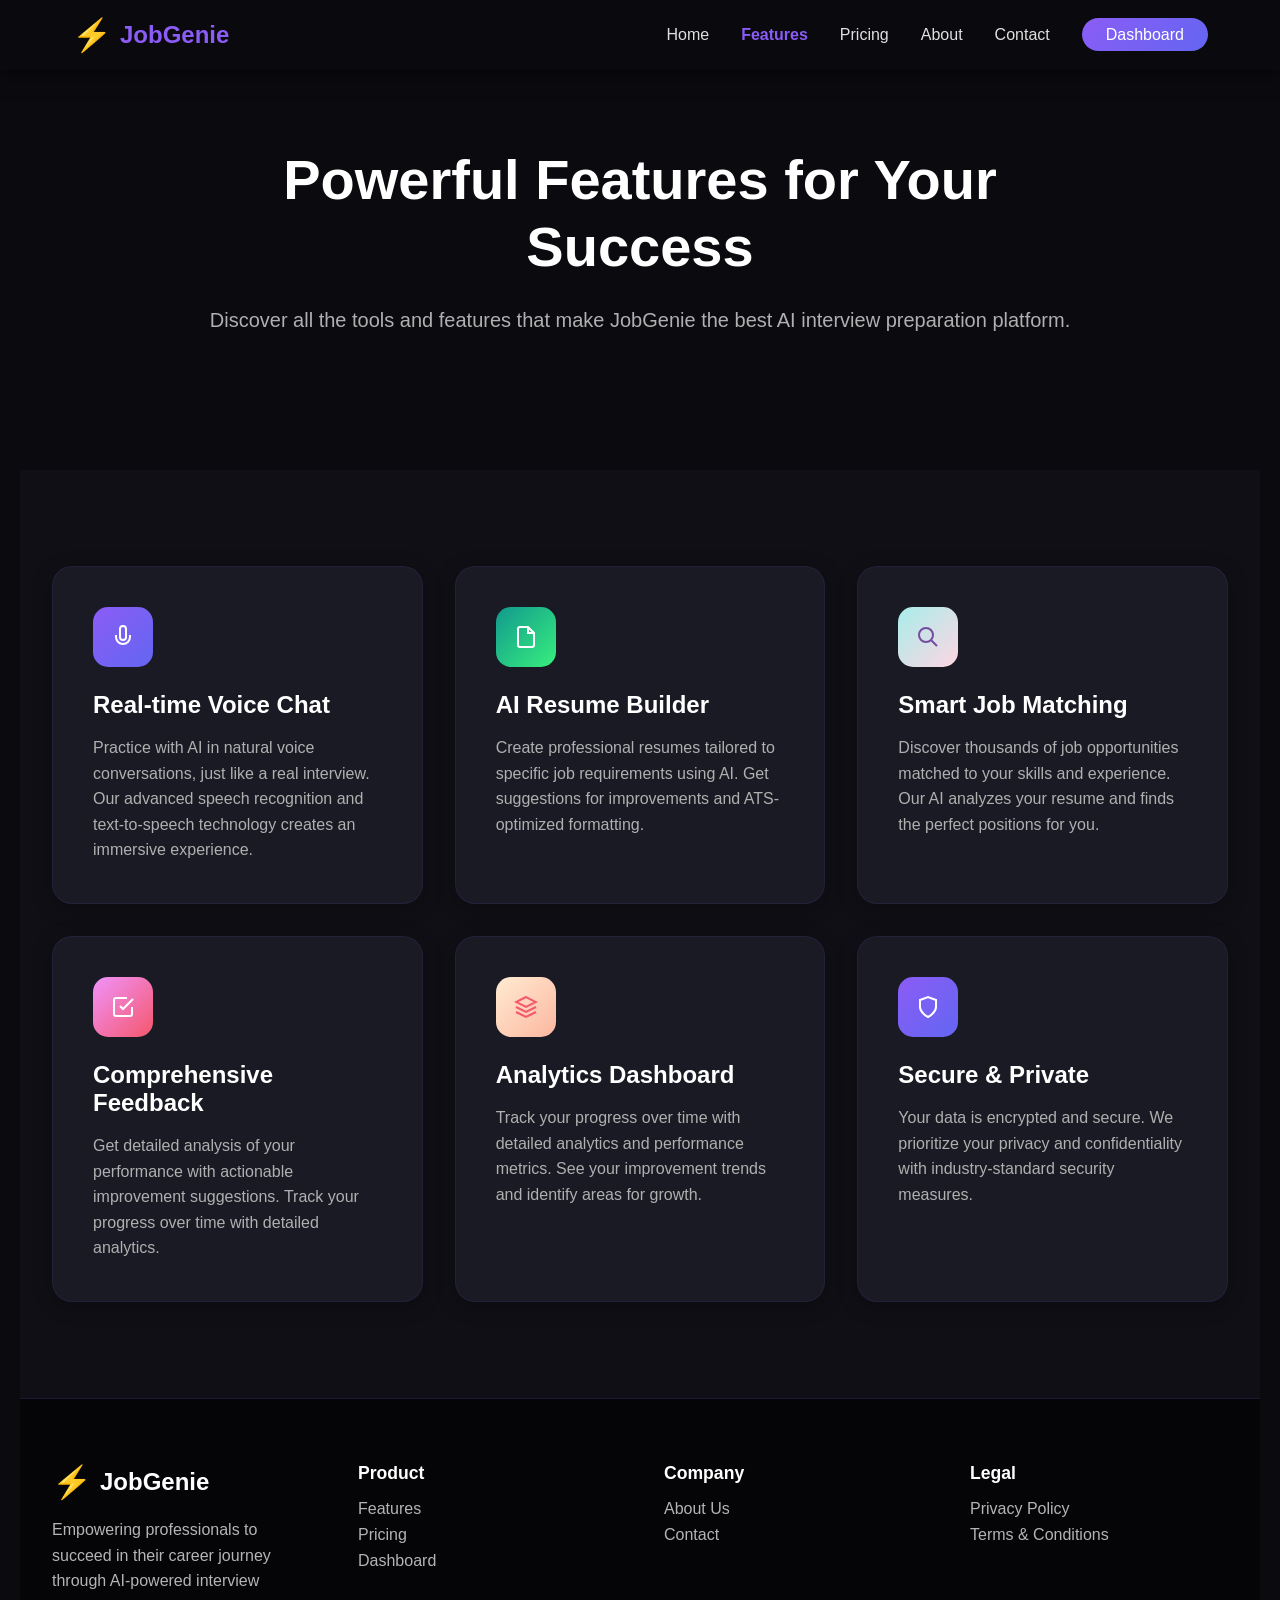
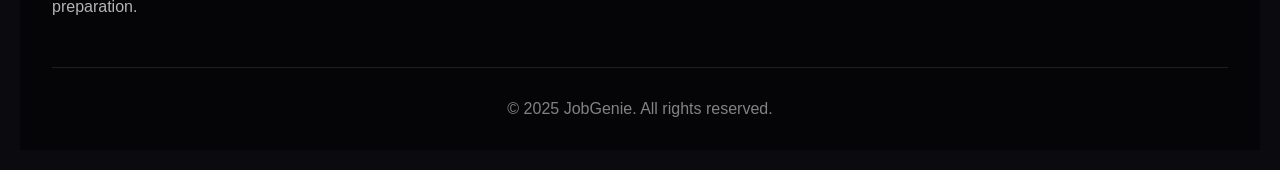
<file: static/features.html>
<!DOCTYPE html>
<html lang="en">
<head>
    <meta charset="UTF-8">
    <meta name="viewport" content="width=device-width, initial-scale=1.0">
    <title>Features - JobGenie</title>
    <link rel="stylesheet" href="/static/style.css">
    <link rel="stylesheet" href="/static/landing.css">
</head>
<body>
    <!-- Navigation -->
    <nav class="navbar">
        <div class="nav-container">
            <div class="nav-logo">
                <span class="logo-icon">⚡</span>
                <a href="/" style="text-decoration: none; color: inherit;"><span class="logo-text">JobGenie</span></a>
            </div>
            <ul class="nav-menu">
                <li><a href="/">Home</a></li>
                <li><a href="/features" class="active">Features</a></li>
                <li><a href="/pricing">Pricing</a></li>
                <li><a href="/about">About</a></li>
                <li><a href="/contact">Contact</a></li>
                <li><a href="/dashboard" class="nav-cta">Dashboard</a></li>
            </ul>
            <div class="nav-toggle" id="navToggle">
                <span></span>
                <span></span>
                <span></span>
            </div>
        </div>
    </nav>

    <!-- Features Hero -->
    <section class="hero-section" style="min-height: 50vh; padding-top: 6rem;">
        <div class="hero-content">
            <h1 class="hero-title">Powerful Features for Your Success</h1>
            <p class="hero-description">
                Discover all the tools and features that make JobGenie the best AI interview preparation platform.
            </p>
        </div>
    </section>

    <!-- Detailed Features -->
    <section class="features-section">
        <div class="container">
            <div class="features-grid">
                <div class="feature-card">
                    <div class="feature-icon blue">
                        <svg width="24" height="24" viewBox="0 0 24 24" fill="none" stroke="currentColor" stroke-width="2">
                            <path d="M12 1a3 3 0 0 0-3 3v8a3 3 0 0 0 6 0V4a3 3 0 0 0-3-3z"></path>
                            <path d="M19 10v2a7 7 0 0 1-14 0v-2"></path>
                        </svg>
                    </div>
                    <h3>Real-time Voice Chat</h3>
                    <p>Practice with AI in natural voice conversations, just like a real interview. Our advanced speech recognition and text-to-speech technology creates an immersive experience.</p>
                </div>
                <div class="feature-card">
                    <div class="feature-icon green">
                        <svg width="24" height="24" viewBox="0 0 24 24" fill="none" stroke="currentColor" stroke-width="2">
                            <path d="M14 2H6a2 2 0 0 0-2 2v16a2 2 0 0 0 2 2h12a2 2 0 0 0 2-2V8z"></path>
                            <polyline points="14 2 14 8 20 8"></polyline>
                        </svg>
                    </div>
                    <h3>AI Resume Builder</h3>
                    <p>Create professional resumes tailored to specific job requirements using AI. Get suggestions for improvements and ATS-optimized formatting.</p>
                </div>
                <div class="feature-card">
                    <div class="feature-icon purple">
                        <svg width="24" height="24" viewBox="0 0 24 24" fill="none" stroke="currentColor" stroke-width="2">
                            <path d="M21 21l-6-6m2-5a7 7 0 1 1-14 0 7 7 0 0 1 14 0z"></path>
                        </svg>
                    </div>
                    <h3>Smart Job Matching</h3>
                    <p>Discover thousands of job opportunities matched to your skills and experience. Our AI analyzes your resume and finds the perfect positions for you.</p>
                </div>
                <div class="feature-card">
                    <div class="feature-icon orange">
                        <svg width="24" height="24" viewBox="0 0 24 24" fill="none" stroke="currentColor" stroke-width="2">
                            <path d="M9 11l3 3L22 4"></path>
                            <path d="M21 12v7a2 2 0 0 1-2 2H5a2 2 0 0 1-2-2V5a2 2 0 0 1 2-2h11"></path>
                        </svg>
                    </div>
                    <h3>Comprehensive Feedback</h3>
                    <p>Get detailed analysis of your performance with actionable improvement suggestions. Track your progress over time with detailed analytics.</p>
                </div>
                <div class="feature-card">
                    <div class="feature-icon pink">
                        <svg width="24" height="24" viewBox="0 0 24 24" fill="none" stroke="currentColor" stroke-width="2">
                            <path d="M12 2L2 7l10 5 10-5-10-5z"></path>
                            <path d="M2 17l10 5 10-5"></path>
                            <path d="M2 12l10 5 10-5"></path>
                        </svg>
                    </div>
                    <h3>Analytics Dashboard</h3>
                    <p>Track your progress over time with detailed analytics and performance metrics. See your improvement trends and identify areas for growth.</p>
                </div>
                <div class="feature-card">
                    <div class="feature-icon indigo">
                        <svg width="24" height="24" viewBox="0 0 24 24" fill="none" stroke="currentColor" stroke-width="2">
                            <path d="M12 22s8-4 8-10V5l-8-3-8 3v7c0 6 8 10 8 10z"></path>
                        </svg>
                    </div>
                    <h3>Secure & Private</h3>
                    <p>Your data is encrypted and secure. We prioritize your privacy and confidentiality with industry-standard security measures.</p>
                </div>
            </div>
        </div>
    </section>

    <!-- Footer -->
    <footer class="footer">
        <div class="container">
            <div class="footer-content">
                <div class="footer-section">
                    <div class="footer-logo">
                        <span class="logo-icon">⚡</span>
                        <span class="logo-text">JobGenie</span>
                    </div>
                    <p>Empowering professionals to succeed in their career journey through AI-powered interview preparation.</p>
                </div>
                <div class="footer-section">
                    <h4>Product</h4>
                    <ul>
                        <li><a href="/features">Features</a></li>
                        <li><a href="/pricing">Pricing</a></li>
                        <li><a href="/dashboard">Dashboard</a></li>
                    </ul>
                </div>
                <div class="footer-section">
                    <h4>Company</h4>
                    <ul>
                        <li><a href="/about">About Us</a></li>
                        <li><a href="/contact">Contact</a></li>
                    </ul>
                </div>
                <div class="footer-section">
                    <h4>Legal</h4>
                    <ul>
                        <li><a href="/privacy">Privacy Policy</a></li>
                        <li><a href="/terms">Terms & Conditions</a></li>
                    </ul>
                </div>
            </div>
            <div class="footer-bottom">
                <p>&copy; 2025 JobGenie. All rights reserved.</p>
            </div>
        </div>
    </footer>

    <script src="/static/landing.js"></script>
</body>
</html>
</file>
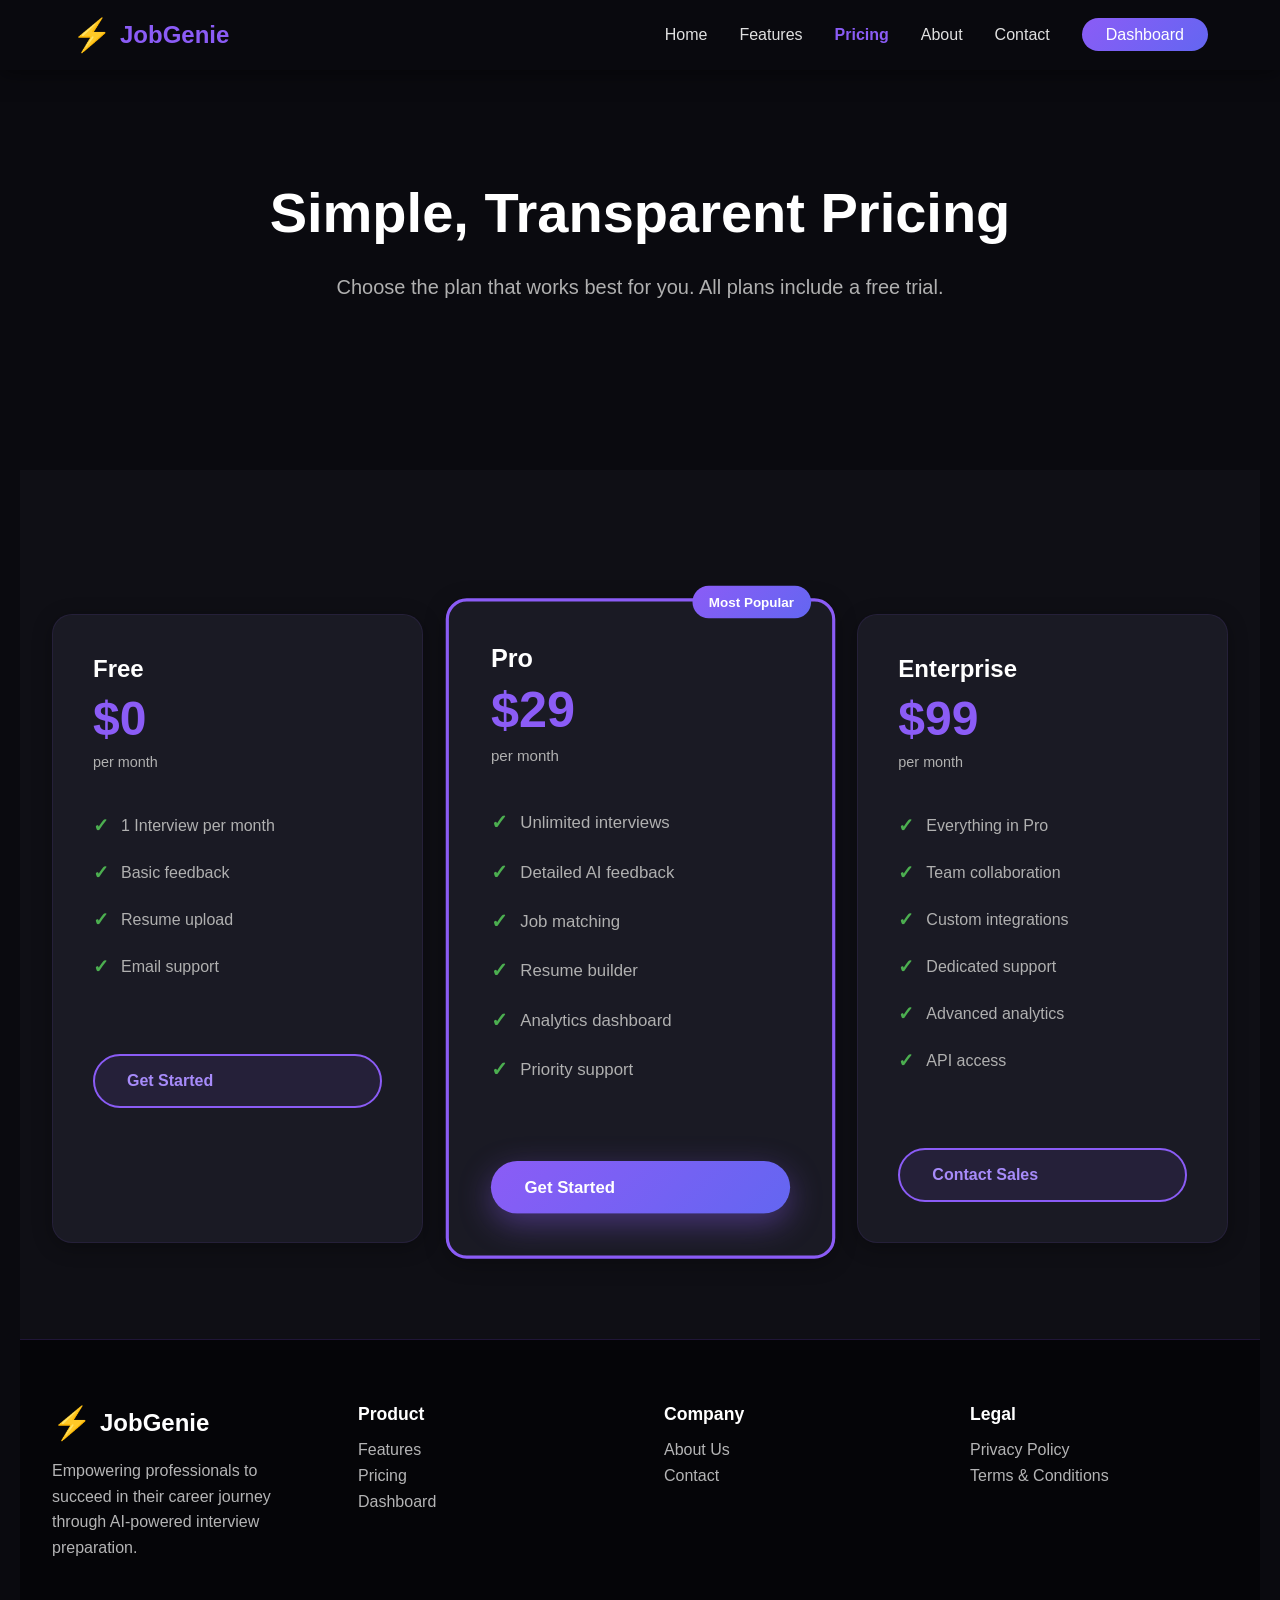
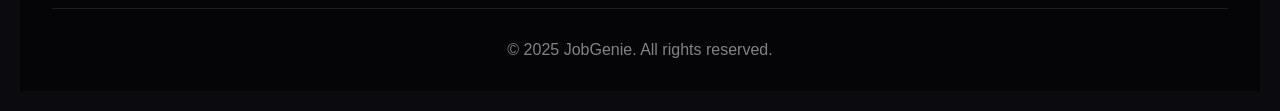
<file: static/pricing.html>
<!DOCTYPE html>
<html lang="en">
<head>
    <meta charset="UTF-8">
    <meta name="viewport" content="width=device-width, initial-scale=1.0">
    <title>Pricing - JobGenie</title>
    <link rel="stylesheet" href="/static/style.css">
    <link rel="stylesheet" href="/static/landing.css">
    <style>
        .pricing-section {
            padding: 6rem 2rem;
            background: #0f0f15;
        }
        .pricing-grid {
            display: grid;
            grid-template-columns: repeat(auto-fit, minmax(300px, 1fr));
            gap: 2rem;
            max-width: 1200px;
            margin: 3rem auto 0;
        }
        .pricing-card {
            background: #1a1a24;
            border-radius: 20px;
            padding: 2.5rem;
            box-shadow: 0 4px 20px rgba(0, 0, 0, 0.3);
            border: 1px solid rgba(139, 92, 246, 0.1);
            transition: all 0.3s;
            position: relative;
        }
        .pricing-card:hover {
            transform: translateY(-5px);
            box-shadow: 0 10px 30px rgba(139, 92, 246, 0.2);
            border-color: rgba(139, 92, 246, 0.3);
        }
        .pricing-card.featured {
            border: 3px solid #8b5cf6;
            transform: scale(1.05);
        }
        .pricing-badge {
            position: absolute;
            top: -15px;
            right: 20px;
            background: linear-gradient(135deg, #8b5cf6 0%, #6366f1 100%);
            color: white;
            padding: 0.5rem 1rem;
            border-radius: 20px;
            font-size: 0.8rem;
            font-weight: 600;
        }
        .pricing-header {
            margin-bottom: 2rem;
        }
        .pricing-name {
            font-size: 1.5rem;
            font-weight: 700;
            color: #ffffff;
            margin-bottom: 0.5rem;
        }
        .pricing-price {
            font-size: 3rem;
            font-weight: 800;
            color: #8b5cf6;
            margin-bottom: 0.5rem;
        }
        .pricing-period {
            color: #b0b0b0;
            font-size: 0.9rem;
        }
        .pricing-features {
            list-style: none;
            padding: 0;
            margin: 2rem 0;
        }
        .pricing-features li {
            padding: 0.75rem 0;
            color: #b0b0b0;
            display: flex;
            align-items: center;
            gap: 0.75rem;
        }
        .pricing-features li:before {
            content: "✓";
            color: #4caf50;
            font-weight: bold;
            font-size: 1.2rem;
        }
        .pricing-cta {
            width: 100%;
            margin-top: 2rem;
        }
    </style>
</head>
<body>
    <!-- Navigation -->
    <nav class="navbar">
        <div class="nav-container">
            <div class="nav-logo">
                <span class="logo-icon">⚡</span>
                <a href="/" style="text-decoration: none; color: inherit;"><span class="logo-text">JobGenie</span></a>
            </div>
            <ul class="nav-menu">
                <li><a href="/">Home</a></li>
                <li><a href="/features">Features</a></li>
                <li><a href="/pricing" class="active">Pricing</a></li>
                <li><a href="/about">About</a></li>
                <li><a href="/contact">Contact</a></li>
                <li><a href="/dashboard" class="nav-cta">Dashboard</a></li>
            </ul>
            <div class="nav-toggle" id="navToggle">
                <span></span>
                <span></span>
                <span></span>
            </div>
        </div>
    </nav>

    <!-- Pricing Hero -->
    <section class="hero-section" style="min-height: 50vh; padding-top: 6rem;">
        <div class="hero-content">
            <h1 class="hero-title">Simple, Transparent Pricing</h1>
            <p class="hero-description">
                Choose the plan that works best for you. All plans include a free trial.
            </p>
        </div>
    </section>

    <!-- Pricing Cards -->
    <section class="pricing-section">
        <div class="container">
            <div class="pricing-grid">
                <div class="pricing-card">
                    <div class="pricing-header">
                        <div class="pricing-name">Free</div>
                        <div class="pricing-price">$0</div>
                        <div class="pricing-period">per month</div>
                    </div>
                    <ul class="pricing-features">
                        <li>1 Interview per month</li>
                        <li>Basic feedback</li>
                        <li>Resume upload</li>
                        <li>Email support</li>
                    </ul>
                    <a href="/dashboard" class="btn btn-secondary pricing-cta">Get Started</a>
                </div>

                <div class="pricing-card featured">
                    <div class="pricing-badge">Most Popular</div>
                    <div class="pricing-header">
                        <div class="pricing-name">Pro</div>
                        <div class="pricing-price">$29</div>
                        <div class="pricing-period">per month</div>
                    </div>
                    <ul class="pricing-features">
                        <li>Unlimited interviews</li>
                        <li>Detailed AI feedback</li>
                        <li>Job matching</li>
                        <li>Resume builder</li>
                        <li>Analytics dashboard</li>
                        <li>Priority support</li>
                    </ul>
                    <a href="/dashboard" class="btn btn-primary pricing-cta">Get Started</a>
                </div>

                <div class="pricing-card">
                    <div class="pricing-header">
                        <div class="pricing-name">Enterprise</div>
                        <div class="pricing-price">$99</div>
                        <div class="pricing-period">per month</div>
                    </div>
                    <ul class="pricing-features">
                        <li>Everything in Pro</li>
                        <li>Team collaboration</li>
                        <li>Custom integrations</li>
                        <li>Dedicated support</li>
                        <li>Advanced analytics</li>
                        <li>API access</li>
                    </ul>
                    <a href="/contact" class="btn btn-secondary pricing-cta">Contact Sales</a>
                </div>
            </div>
        </div>
    </section>

    <!-- Footer -->
    <footer class="footer">
        <div class="container">
            <div class="footer-content">
                <div class="footer-section">
                    <div class="footer-logo">
                        <span class="logo-icon">⚡</span>
                        <span class="logo-text">JobGenie</span>
                    </div>
                    <p>Empowering professionals to succeed in their career journey through AI-powered interview preparation.</p>
                </div>
                <div class="footer-section">
                    <h4>Product</h4>
                    <ul>
                        <li><a href="/features">Features</a></li>
                        <li><a href="/pricing">Pricing</a></li>
                        <li><a href="/dashboard">Dashboard</a></li>
                    </ul>
                </div>
                <div class="footer-section">
                    <h4>Company</h4>
                    <ul>
                        <li><a href="/about">About Us</a></li>
                        <li><a href="/contact">Contact</a></li>
                    </ul>
                </div>
                <div class="footer-section">
                    <h4>Legal</h4>
                    <ul>
                        <li><a href="/privacy">Privacy Policy</a></li>
                        <li><a href="/terms">Terms & Conditions</a></li>
                    </ul>
                </div>
            </div>
            <div class="footer-bottom">
                <p>&copy; 2025 JobGenie. All rights reserved.</p>
            </div>
        </div>
    </footer>

    <script src="/static/landing.js"></script>
</body>
</html>
</file>
<file: static/style.css>
* {
    margin: 0;
    padding: 0;
    box-sizing: border-box;
}

body {
    font-family: -apple-system, BlinkMacSystemFont, 'Segoe UI', Roboto, 'Helvetica Neue', Arial, sans-serif;
    background: #0a0a0f;
    min-height: 100vh;
    padding: 20px;
    color: #ffffff;
}

.container {
    max-width: 1200px;
    margin: 0 auto;
}

header {
    text-align: center;
    color: white;
    margin-bottom: 40px;
    padding: 20px;
}

header h1 {
    font-size: 2.5em;
    margin-bottom: 10px;
    text-shadow: 2px 2px 4px rgba(0, 0, 0, 0.2);
}

header p {
    font-size: 1.2em;
    opacity: 0.9;
}

.main-content {
    background: #1a1a24;
    border-radius: 20px;
    box-shadow: 0 20px 60px rgba(0, 0, 0, 0.5);
    border: 1px solid rgba(139, 92, 246, 0.2);
    overflow: hidden;
}

/* Upload Section */
.upload-section {
    padding: 60px 40px;
}

.upload-box {
    text-align: center;
    max-width: 500px;
    margin: 0 auto;
}

.upload-icon {
    width: 80px;
    height: 80px;
    color: #667eea;
    margin-bottom: 20px;
}

.upload-box h2 {
    font-size: 2em;
    margin-bottom: 10px;
    color: #ffffff;
}

.upload-box p {
    color: #b0b0b0;
    margin-bottom: 30px;
}

.upload-btn, .submit-btn {
    background: linear-gradient(135deg, #8b5cf6 0%, #6366f1 100%);
    color: white;
    border: none;
    padding: 15px 40px;
    font-size: 1.1em;
    border-radius: 50px;
    cursor: pointer;
    transition: transform 0.2s, box-shadow 0.2s;
    margin: 10px;
}

.upload-btn:hover, .submit-btn:hover {
    transform: translateY(-2px);
    box-shadow: 0 10px 20px rgba(139, 92, 246, 0.4);
}

.submit-btn:disabled {
    opacity: 0.5;
    cursor: not-allowed;
    transform: none;
}

.file-name {
    margin: 20px 0;
    color: #8b5cf6;
    font-weight: 600;
}

.status-message {
    margin-top: 20px;
    padding: 10px;
    border-radius: 5px;
    display: none;
}

.status-message.success {
    background: #d4edda;
    color: #155724;
    display: block;
}

.status-message.error {
    background: #f8d7da;
    color: #721c24;
    display: block;
}

.status-message.loading {
    background: #d1ecf1;
    color: #0c5460;
    display: block;
}

/* Video Interview Section */
.video-interview-section {
    display: flex;
    flex-direction: column;
    height: 85vh;
    max-height: 900px;
}

.interview-header {
    padding: 20px 30px;
    background: linear-gradient(135deg, #1a1a24 0%, #0f0f15 100%);
    color: white;
    display: flex;
    justify-content: space-between;
    align-items: center;
    flex-wrap: wrap;
    gap: 15px;
    border-bottom: 1px solid rgba(139, 92, 246, 0.2);
}

.video-interview-container {
    display: grid;
    grid-template-columns: 1fr 1fr;
    gap: 0;
    flex: 1;
    overflow: hidden;
}

/* Left Side: Transcript Panel */
.transcript-panel {
    display: flex;
    flex-direction: column;
    background: #1a1a24;
    border-right: 2px solid rgba(139, 92, 246, 0.2);
    overflow: hidden;
}

.transcript-header {
    padding: 15px 20px;
    background: #0f0f15;
    border-bottom: 2px solid rgba(139, 92, 246, 0.2);
    display: flex;
    justify-content: space-between;
    align-items: center;
}

.transcript-header h3 {
    margin: 0;
    color: #8b5cf6;
    font-size: 1.2em;
}

.audio-controls {
    display: flex;
    align-items: center;
    gap: 10px;
}

.mic-btn {
    background: #f0f0f0;
    border: 2px solid #ddd;
    border-radius: 50%;
    width: 40px;
    height: 40px;
    display: flex;
    align-items: center;
    justify-content: center;
    cursor: pointer;
    transition: all 0.2s;
}

.mic-btn:hover {
    background: #e0e0e0;
    transform: scale(1.1);
}

.mic-btn.active {
    background: #4caf50;
    border-color: #4caf50;
    color: white;
}

.mic-btn svg {
    width: 20px;
    height: 20px;
}

.mic-status {
    font-size: 0.9em;
    color: #999;
    font-weight: 600;
}

.transcript-messages {
    flex: 1;
    overflow-y: auto;
    padding: 20px;
    background: #1a1a24;
}

.transcript-input-container {
    display: flex;
    padding: 15px 20px;
    background: #0f0f15;
    border-top: 2px solid rgba(139, 92, 246, 0.2);
    gap: 10px;
}

.transcript-input {
    flex: 1;
    padding: 12px 18px;
    border: 2px solid rgba(139, 92, 246, 0.3);
    border-radius: 25px;
    font-size: 1em;
    outline: none;
    transition: border-color 0.2s;
    background: #1a1a24;
    color: #ffffff;
}

.transcript-input:focus {
    border-color: #8b5cf6;
}

/* Right Side: Video Panel */
.video-panel {
    display: flex;
    flex-direction: column;
    background: #1a1a2e;
    overflow: hidden;
}

.video-header {
    padding: 15px 20px;
    background: rgba(0, 0, 0, 0.3);
    color: white;
    text-align: center;
}

.video-header h3 {
    margin: 0;
    font-size: 1.2em;
}

.video-container {
    flex: 1;
    position: relative;
    display: flex;
    align-items: center;
    justify-content: center;
    background: linear-gradient(135deg, #1a1a2e 0%, #16213e 100%);
    overflow: hidden;
}

/* User Camera */
.user-camera {
    position: absolute;
    top: 20px;
    right: 20px;
    width: 200px;
    height: 150px;
    border-radius: 15px;
    overflow: hidden;
    border: 3px solid #8b5cf6;
    box-shadow: 0 4px 15px rgba(139, 92, 246, 0.4);
    z-index: 10;
}

.user-camera video {
    width: 100%;
    height: 100%;
    object-fit: cover;
    background: #000;
}

.camera-label {
    position: absolute;
    bottom: 0;
    left: 0;
    right: 0;
    background: rgba(139, 92, 246, 0.9);
    color: white;
    padding: 5px;
    text-align: center;
    font-size: 0.8em;
    font-weight: 600;
}

/* JobGenie Avatar */
.jobgenie-avatar {
    display: flex;
    flex-direction: column;
    align-items: center;
    justify-content: center;
    padding: 40px;
    transition: transform 0.3s;
}

.jobgenie-avatar.speaking {
    animation: pulse 1.5s ease-in-out infinite;
}

@keyframes pulse {
    0%, 100% {
        transform: scale(1);
    }
    50% {
        transform: scale(1.05);
    }
}

.avatar-face {
    width: 200px;
    height: 200px;
    background: linear-gradient(135deg, #8b5cf6 0%, #6366f1 100%);
    border-radius: 50%;
    position: relative;
    box-shadow: 0 10px 30px rgba(139, 92, 246, 0.3);
    display: flex;
    align-items: center;
    justify-content: center;
}

.avatar-eyes {
    display: flex;
    gap: 40px;
    margin-top: -20px;
}

.eye {
    width: 30px;
    height: 30px;
    background: white;
    border-radius: 50%;
    position: relative;
    animation: blink 3s infinite;
}

@keyframes blink {
    0%, 90%, 100% {
        height: 30px;
    }
    95% {
        height: 5px;
    }
}

.eye::after {
    content: '';
    position: absolute;
    width: 15px;
    height: 15px;
    background: #333;
    border-radius: 50%;
    top: 50%;
    left: 50%;
    transform: translate(-50%, -50%);
}

.jobgenie-avatar.speaking .eye {
    animation: blink 1s infinite;
}

.avatar-mouth {
    width: 60px;
    height: 30px;
    border: 4px solid white;
    border-top: none;
    border-radius: 0 0 60px 60px;
    margin-top: 20px;
    transition: height 0.3s;
}

.jobgenie-avatar.speaking .avatar-mouth {
    animation: talk 0.5s ease-in-out infinite;
}

@keyframes talk {
    0%, 100% {
        height: 30px;
    }
    50% {
        height: 40px;
    }
}

.avatar-body {
    margin-top: 20px;
    text-align: center;
}

.avatar-name {
    color: white;
    font-size: 1.5em;
    font-weight: bold;
    margin-bottom: 10px;
}

.speaking-indicator {
    display: flex;
    gap: 5px;
    justify-content: center;
    align-items: center;
}

.speaking-indicator span {
    width: 8px;
    height: 8px;
    background: #4caf50;
    border-radius: 50%;
    animation: speaking 1.4s infinite;
}

.speaking-indicator span:nth-child(2) {
    animation-delay: 0.2s;
}

.speaking-indicator span:nth-child(3) {
    animation-delay: 0.4s;
}

@keyframes speaking {
    0%, 60%, 100% {
        transform: translateY(0);
        opacity: 0.7;
    }
    30% {
        transform: translateY(-10px);
        opacity: 1;
    }
}

.video-controls {
    padding: 15px 20px;
    background: rgba(0, 0, 0, 0.3);
    display: flex;
    align-items: center;
    justify-content: center;
    gap: 10px;
}

.camera-btn {
    background: rgba(255, 255, 255, 0.2);
    border: 2px solid rgba(255, 255, 255, 0.3);
    border-radius: 50%;
    width: 45px;
    height: 45px;
    display: flex;
    align-items: center;
    justify-content: center;
    cursor: pointer;
    transition: all 0.2s;
    color: white;
}

.camera-btn:hover {
    background: rgba(255, 255, 255, 0.3);
    transform: scale(1.1);
}

.camera-btn.active {
    background: #4caf50;
    border-color: #4caf50;
}

.camera-btn svg {
    width: 22px;
    height: 22px;
}

.camera-status {
    color: white;
    font-size: 0.9em;
    font-weight: 600;
}

/* Chat Section (fallback) */
.chat-section {
    display: flex;
    flex-direction: column;
    height: 80vh;
    max-height: 800px;
}

.chat-header,
.interview-header {
    padding: 20px 30px;
    background: linear-gradient(135deg, #1a1a24 0%, #0f0f15 100%);
    color: white;
    display: flex;
    justify-content: space-between;
    align-items: center;
    flex-wrap: wrap;
    gap: 15px;
    border-bottom: 1px solid rgba(139, 92, 246, 0.2);
}

.chat-header .header-left {
    display: flex;
    align-items: center;
    gap: 20px;
}

.chat-header h2 {
    font-size: 1.5em;
    margin: 0;
}

.timer {
    background: rgba(255, 255, 255, 0.2);
    padding: 8px 20px;
    border-radius: 20px;
    font-size: 1.2em;
    font-weight: 600;
    font-family: 'Courier New', monospace;
    color: white;
    border: 2px solid rgba(255, 255, 255, 0.3);
}

.header-buttons {
    display: flex;
    gap: 10px;
}

.end-interview-btn {
    background: rgba(139, 92, 246, 0.2);
    color: #a78bfa;
    border: 2px solid rgba(139, 92, 246, 0.5);
    padding: 8px 20px;
    border-radius: 20px;
    cursor: pointer;
    transition: background 0.2s;
    font-weight: 600;
}

.end-interview-btn:hover {
    background: rgba(139, 92, 246, 0.4);
    transform: translateY(-2px);
    box-shadow: 0 4px 8px rgba(139, 92, 246, 0.3);
}

.new-interview-btn {
    background: rgba(139, 92, 246, 0.1);
    color: #a78bfa;
    border: 2px solid rgba(139, 92, 246, 0.3);
    padding: 8px 20px;
    border-radius: 20px;
    cursor: pointer;
    transition: background 0.2s;
}

.new-interview-btn:hover {
    background: rgba(139, 92, 246, 0.2);
}

.chat-messages {
    flex: 1;
    overflow-y: auto;
    padding: 30px;
    background: #1a1a24;
}

.message {
    margin-bottom: 20px;
    display: flex;
    animation: fadeIn 0.3s;
}

@keyframes fadeIn {
    from {
        opacity: 0;
        transform: translateY(10px);
    }
    to {
        opacity: 1;
        transform: translateY(0);
    }
}

.message.user {
    justify-content: flex-end;
}

.message-content {
    max-width: 70%;
    padding: 15px 20px;
    border-radius: 20px;
    word-wrap: break-word;
}

.message.assistant .message-content {
    background: #0f0f15;
    border: 1px solid rgba(139, 92, 246, 0.2);
    border-bottom-left-radius: 5px;
    color: #ffffff;
}

.message.user .message-content {
    background: linear-gradient(135deg, #8b5cf6 0%, #6366f1 100%);
    color: white;
    border-bottom-right-radius: 5px;
}

.message-label {
    font-size: 0.8em;
    font-weight: 600;
    margin-bottom: 5px;
    opacity: 0.8;
}

.chat-input-container {
    display: flex;
    padding: 20px 30px;
    background: #0f0f15;
    border-top: 1px solid rgba(139, 92, 246, 0.2);
    gap: 10px;
}

.chat-input {
    flex: 1;
    padding: 15px 20px;
    border: 2px solid rgba(139, 92, 246, 0.3);
    border-radius: 25px;
    font-size: 1em;
    outline: none;
    transition: border-color 0.2s;
    background: #1a1a24;
    color: #ffffff;
}

.chat-input:focus {
    border-color: #8b5cf6;
}

.send-btn {
    background: linear-gradient(135deg, #8b5cf6 0%, #6366f1 100%);
    color: white;
    border: none;
    width: 50px;
    height: 50px;
    border-radius: 50%;
    cursor: pointer;
    display: flex;
    align-items: center;
    justify-content: center;
    transition: transform 0.2s;
}

.send-btn:hover {
    transform: scale(1.1);
}

.send-btn svg {
    width: 24px;
    height: 24px;
}

/* Loading indicator */
.typing-indicator {
    display: inline-block;
}

.typing-indicator span {
    display: inline-block;
    width: 8px;
    height: 8px;
    border-radius: 50%;
    background: #667eea;
    margin: 0 2px;
    animation: typing 1.4s infinite;
}

.typing-indicator span:nth-child(2) {
    animation-delay: 0.2s;
}

.typing-indicator span:nth-child(3) {
    animation-delay: 0.4s;
}

@keyframes typing {
    0%, 60%, 100% {
        transform: translateY(0);
    }
    30% {
        transform: translateY(-10px);
    }
}

/* Scrollbar styling */
.chat-messages::-webkit-scrollbar {
    width: 8px;
}

.chat-messages::-webkit-scrollbar-track {
    background: #0f0f15;
}

.chat-messages::-webkit-scrollbar-thumb {
    background: #8b5cf6;
    border-radius: 4px;
}

.chat-messages::-webkit-scrollbar-thumb:hover {
    background: #6366f1;
}

/* Feedback Section */
.feedback-section {
    padding: 30px;
    background: #1a1a24;
    max-height: calc(80vh - 200px);
    overflow-y: auto;
}

.feedback-container {
    max-width: 900px;
    margin: 0 auto;
    background: #1a1a24;
    border-radius: 15px;
    padding: 30px;
    box-shadow: 0 4px 15px rgba(0, 0, 0, 0.3);
    border: 1px solid rgba(139, 92, 246, 0.2);
}

.feedback-container h2 {
    color: #8b5cf6;
    margin-bottom: 30px;
    text-align: center;
}

.feedback-header {
    display: flex;
    justify-content: space-around;
    align-items: center;
    margin-bottom: 30px;
    padding: 20px;
    background: linear-gradient(135deg, #8b5cf6 0%, #6366f1 100%);
    border-radius: 15px;
    color: white;
}

.score-circle {
    text-align: center;
}

.score-value {
    font-size: 3em;
    font-weight: bold;
    line-height: 1;
}

.score-label {
    font-size: 1.2em;
    opacity: 0.9;
    margin-top: 5px;
}

.interview-info {
    font-size: 1.1em;
}

.feedback-section-item {
    margin-bottom: 25px;
    padding: 20px;
    background: #1a1a24;
    border-radius: 10px;
    border-left: 4px solid #8b5cf6;
}

.feedback-section-item h3 {
    color: #8b5cf6;
    margin-bottom: 15px;
    font-size: 1.3em;
}

.feedback-section-item ul {
    list-style: none;
    padding: 0;
}

.feedback-section-item ul li {
    padding: 10px 0;
    padding-left: 25px;
    position: relative;
    border-bottom: 1px solid rgba(139, 92, 246, 0.2);
    color: #b0b0b0;
}

.feedback-section-item ul li:last-child {
    border-bottom: none;
}

.feedback-section-item ul li:before {
    content: "•";
    color: #8b5cf6;
    font-weight: bold;
    position: absolute;
    left: 0;
    font-size: 1.5em;
    line-height: 0.8;
}

.feedback-section-item p {
    line-height: 1.6;
    color: #b0b0b0;
}

.feedback-grid {
    display: grid;
    grid-template-columns: 1fr 1fr;
    gap: 20px;
    margin-bottom: 25px;
}

@media (max-width: 768px) {
    .feedback-grid {
        grid-template-columns: 1fr;
    }
}

/* Responsive design */
@media (max-width: 768px) {
    header h1 {
        font-size: 2em;
    }

    .upload-section {
        padding: 40px 20px;
    }

    .message-content {
        max-width: 85%;
    }

    .chat-header,
    .interview-header {
        padding: 15px 20px;
        flex-direction: column;
        align-items: stretch;
    }
    
    .video-interview-container {
        grid-template-columns: 1fr;
        grid-template-rows: 1fr 1fr;
    }
    
    .user-camera {
        width: 150px;
        height: 112px;
        top: 10px;
        right: 10px;
    }
    
    .avatar-face {
        width: 150px;
        height: 150px;
    }
    
    .avatar-eyes {
        gap: 30px;
    }
    
    .eye {
        width: 22px;
        height: 22px;
    }
    
    .eye::after {
        width: 11px;
        height: 11px;
    }

    .header-left {
        flex-direction: column;
        align-items: stretch;
        gap: 10px;
    }

    .header-buttons {
        flex-direction: column;
    }

    .end-interview-btn,
    .new-interview-btn {
        width: 100%;
    }

    .feedback-header {
        flex-direction: column;
        gap: 20px;
    }
}
</file>
<file: static/landing.css>
/* Landing Page Styles */

body {
    background: #0a0a0f;
    color: #ffffff;
}

/* Navigation */
.navbar {
    position: fixed;
    top: 0;
    left: 0;
    right: 0;
    background: rgba(10, 10, 15, 0.95);
    backdrop-filter: blur(10px);
    box-shadow: 0 2px 20px rgba(0, 0, 0, 0.5);
    z-index: 1000;
    padding: 1rem 0;
}

.nav-container {
    max-width: 1200px;
    margin: 0 auto;
    padding: 0 2rem;
    display: flex;
    justify-content: space-between;
    align-items: center;
}

.nav-logo {
    display: flex;
    align-items: center;
    gap: 0.5rem;
    font-size: 1.5rem;
    font-weight: bold;
    color: #8b5cf6;
}

.logo-icon {
    font-size: 2rem;
}

.nav-menu {
    display: flex;
    list-style: none;
    gap: 2rem;
    align-items: center;
    margin: 0;
    padding: 0;
}

.nav-menu a {
    text-decoration: none;
    color: #e0e0e0;
    font-weight: 500;
    transition: color 0.3s;
}

.nav-menu a:hover {
    color: #8b5cf6;
}

.nav-menu a.active {
    color: #8b5cf6;
    font-weight: 600;
}

.nav-cta {
    background: linear-gradient(135deg, #8b5cf6 0%, #6366f1 100%);
    color: white !important;
    padding: 0.5rem 1.5rem;
    border-radius: 25px;
    transition: transform 0.2s;
}

.nav-cta:hover {
    transform: translateY(-2px);
}

.nav-toggle {
    display: none;
    flex-direction: column;
    cursor: pointer;
    gap: 4px;
}

.nav-toggle span {
    width: 25px;
    height: 3px;
    background: #e0e0e0;
    border-radius: 2px;
    transition: all 0.3s;
}

/* Hero Section */
.hero-section {
    position: relative;
    min-height: 90vh;
    display: flex;
    align-items: center;
    justify-content: center;
    padding: 8rem 2rem 4rem;
    overflow: hidden;
    background: #0a0a0f;
}

.hero-background {
    position: absolute;
    top: 0;
    left: 0;
    right: 0;
    bottom: 0;
    z-index: 0;
}

.gradient-blob {
    position: absolute;
    border-radius: 50%;
    filter: blur(80px);
    opacity: 0.3;
    animation: float 20s infinite ease-in-out;
}

.blob-1 {
    width: 500px;
    height: 500px;
    background: #8b5cf6;
    top: -200px;
    left: -200px;
    animation-delay: 0s;
}

.blob-2 {
    width: 400px;
    height: 400px;
    background: #6366f1;
    bottom: -150px;
    right: -150px;
    animation-delay: 5s;
}

.blob-3 {
    width: 300px;
    height: 300px;
    background: #a855f7;
    top: 50%;
    left: 50%;
    animation-delay: 10s;
}

@keyframes float {
    0%, 100% {
        transform: translate(0, 0) scale(1);
    }
    33% {
        transform: translate(30px, -30px) scale(1.1);
    }
    66% {
        transform: translate(-20px, 20px) scale(0.9);
    }
}

.hero-content {
    position: relative;
    z-index: 1;
    max-width: 900px;
    text-align: center;
}

.hero-badge {
    display: inline-block;
    background: rgba(139, 92, 246, 0.2);
    padding: 0.5rem 1.5rem;
    border-radius: 25px;
    margin-bottom: 1.5rem;
    font-size: 0.9rem;
    font-weight: 600;
    color: #a78bfa;
    box-shadow: 0 4px 15px rgba(139, 92, 246, 0.3);
    border: 1px solid rgba(139, 92, 246, 0.3);
}

.hero-title {
    font-size: 3.5rem;
    font-weight: 800;
    line-height: 1.2;
    margin-bottom: 1.5rem;
    color: #ffffff;
}

.gradient-text {
    background: linear-gradient(135deg, #8b5cf6 0%, #a78bfa 100%);
    -webkit-background-clip: text;
    -webkit-text-fill-color: transparent;
    background-clip: text;
}

.hero-description {
    font-size: 1.25rem;
    color: #b0b0b0;
    margin-bottom: 2.5rem;
    line-height: 1.6;
}

.hero-actions {
    display: flex;
    gap: 1rem;
    justify-content: center;
    margin-bottom: 4rem;
    flex-wrap: wrap;
}

.btn {
    display: inline-flex;
    align-items: center;
    gap: 0.5rem;
    padding: 1rem 2rem;
    border-radius: 50px;
    font-weight: 600;
    text-decoration: none;
    transition: all 0.3s;
    border: none;
    cursor: pointer;
    font-size: 1rem;
}

.btn-primary {
    background: linear-gradient(135deg, #8b5cf6 0%, #6366f1 100%);
    color: white;
    box-shadow: 0 10px 30px rgba(139, 92, 246, 0.4);
}

.btn-primary:hover {
    transform: translateY(-3px);
    box-shadow: 0 15px 40px rgba(139, 92, 246, 0.6);
}

.btn-secondary {
    background: rgba(139, 92, 246, 0.1);
    color: #a78bfa;
    border: 2px solid #8b5cf6;
}

.btn-secondary:hover {
    background: #8b5cf6;
    color: white;
}

.hero-stats {
    display: flex;
    gap: 3rem;
    justify-content: center;
    flex-wrap: wrap;
}

.stat-item {
    text-align: center;
}

.stat-value {
    font-size: 2.5rem;
    font-weight: 800;
    color: #8b5cf6;
    margin-bottom: 0.5rem;
}

.stat-label {
    font-size: 0.9rem;
    color: #b0b0b0;
}

/* Features Section */
.features-section {
    padding: 6rem 2rem;
    background: #0f0f15;
}

.container {
    max-width: 1200px;
    margin: 0 auto;
}

.section-header {
    text-align: center;
    margin-bottom: 4rem;
}

.section-title {
    font-size: 2.5rem;
    font-weight: 800;
    color: #ffffff;
    margin-bottom: 1rem;
}

.section-description {
    font-size: 1.1rem;
    color: #b0b0b0;
    max-width: 600px;
    margin: 0 auto;
}

.features-grid {
    display: grid;
    grid-template-columns: repeat(auto-fit, minmax(300px, 1fr));
    gap: 2rem;
}

.feature-card {
    background: #1a1a24;
    padding: 2.5rem;
    border-radius: 20px;
    box-shadow: 0 4px 20px rgba(0, 0, 0, 0.3);
    border: 1px solid rgba(139, 92, 246, 0.1);
    transition: all 0.3s;
}

.feature-card:hover {
    transform: translateY(-5px);
    box-shadow: 0 10px 30px rgba(139, 92, 246, 0.2);
    border-color: rgba(139, 92, 246, 0.3);
}

.feature-icon {
    width: 60px;
    height: 60px;
    border-radius: 15px;
    display: flex;
    align-items: center;
    justify-content: center;
    margin-bottom: 1.5rem;
}

.feature-icon.blue {
    background: linear-gradient(135deg, #8b5cf6 0%, #6366f1 100%);
    color: white;
}

.feature-icon.green {
    background: linear-gradient(135deg, #11998e 0%, #38ef7d 100%);
    color: white;
}

.feature-icon.purple {
    background: linear-gradient(135deg, #a8edea 0%, #fed6e3 100%);
    color: #764ba2;
}

.feature-icon.orange {
    background: linear-gradient(135deg, #f093fb 0%, #f5576c 100%);
    color: white;
}

.feature-icon.pink {
    background: linear-gradient(135deg, #ffecd2 0%, #fcb69f 100%);
    color: #f5576c;
}

.feature-icon.indigo {
    background: linear-gradient(135deg, #8b5cf6 0%, #6366f1 100%);
    color: white;
}

.feature-card h3 {
    font-size: 1.5rem;
    font-weight: 700;
    color: #ffffff;
    margin-bottom: 1rem;
}

.feature-card p {
    color: #b0b0b0;
    line-height: 1.6;
}

/* How It Works Section */
.how-it-works-section {
    padding: 6rem 2rem;
    background: #0a0a0f;
}

.steps-container {
    display: grid;
    grid-template-columns: repeat(auto-fit, minmax(280px, 1fr));
    gap: 3rem;
    margin-top: 4rem;
}

.step-item {
    text-align: center;
    position: relative;
}

.step-number {
    position: absolute;
    top: -20px;
    left: 50%;
    transform: translateX(-50%);
    font-size: 6rem;
    font-weight: 900;
    color: rgba(139, 92, 246, 0.1);
    z-index: 0;
}

.step-icon {
    position: relative;
    z-index: 1;
    width: 80px;
    height: 80px;
    margin: 0 auto 1.5rem;
    background: linear-gradient(135deg, #8b5cf6 0%, #6366f1 100%);
    border-radius: 20px;
    display: flex;
    align-items: center;
    justify-content: center;
    color: white;
}

.step-item h3 {
    font-size: 1.5rem;
    font-weight: 700;
    color: #ffffff;
    margin-bottom: 1rem;
}

.step-item p {
    color: #b0b0b0;
    line-height: 1.6;
}

/* Interview Section */
.interview-section {
    padding: 6rem 2rem;
    background: linear-gradient(135deg, #1a1a24 0%, #0f0f15 100%);
    color: white;
    border-top: 1px solid rgba(139, 92, 246, 0.2);
}

.interview-section .section-title,
.interview-section .section-description {
    color: white;
}

.interview-container {
    margin-top: 3rem;
}

/* Footer */
.footer {
    background: #050508;
    color: white;
    padding: 4rem 2rem 2rem;
    border-top: 1px solid rgba(139, 92, 246, 0.2);
}

.footer-content {
    max-width: 1200px;
    margin: 0 auto;
    display: grid;
    grid-template-columns: repeat(auto-fit, minmax(250px, 1fr));
    gap: 3rem;
    margin-bottom: 3rem;
}

.footer-logo {
    display: flex;
    align-items: center;
    gap: 0.5rem;
    font-size: 1.5rem;
    font-weight: bold;
    margin-bottom: 1rem;
}

.footer-section h4 {
    margin-bottom: 1rem;
    font-size: 1.1rem;
}

.footer-section ul {
    list-style: none;
    padding: 0;
}

.footer-section ul li {
    margin-bottom: 0.5rem;
}

.footer-section a {
    color: rgba(255, 255, 255, 0.7);
    text-decoration: none;
    transition: color 0.3s;
}

.footer-section a:hover {
    color: white;
}

.footer-section p {
    color: rgba(255, 255, 255, 0.7);
    line-height: 1.6;
}

.footer-bottom {
    max-width: 1200px;
    margin: 0 auto;
    padding-top: 2rem;
    border-top: 1px solid rgba(255, 255, 255, 0.1);
    text-align: center;
    color: rgba(255, 255, 255, 0.5);
}

/* Responsive */
@media (max-width: 768px) {
    .nav-menu {
        position: fixed;
        top: 70px;
        left: -100%;
        flex-direction: column;
        background: #1a1a24;
        width: 100%;
        padding: 2rem;
        box-shadow: 0 4px 20px rgba(0, 0, 0, 0.5);
        transition: left 0.3s;
    }

    .nav-menu.active {
        left: 0;
    }

    .nav-toggle {
        display: flex;
    }

    .hero-title {
        font-size: 2.5rem;
    }

    .hero-description {
        font-size: 1rem;
    }

    .section-title {
        font-size: 2rem;
    }

    .features-grid {
        grid-template-columns: 1fr;
    }

    .steps-container {
        grid-template-columns: 1fr;
    }

    .hero-stats {
        gap: 2rem;
    }
}
</file>
